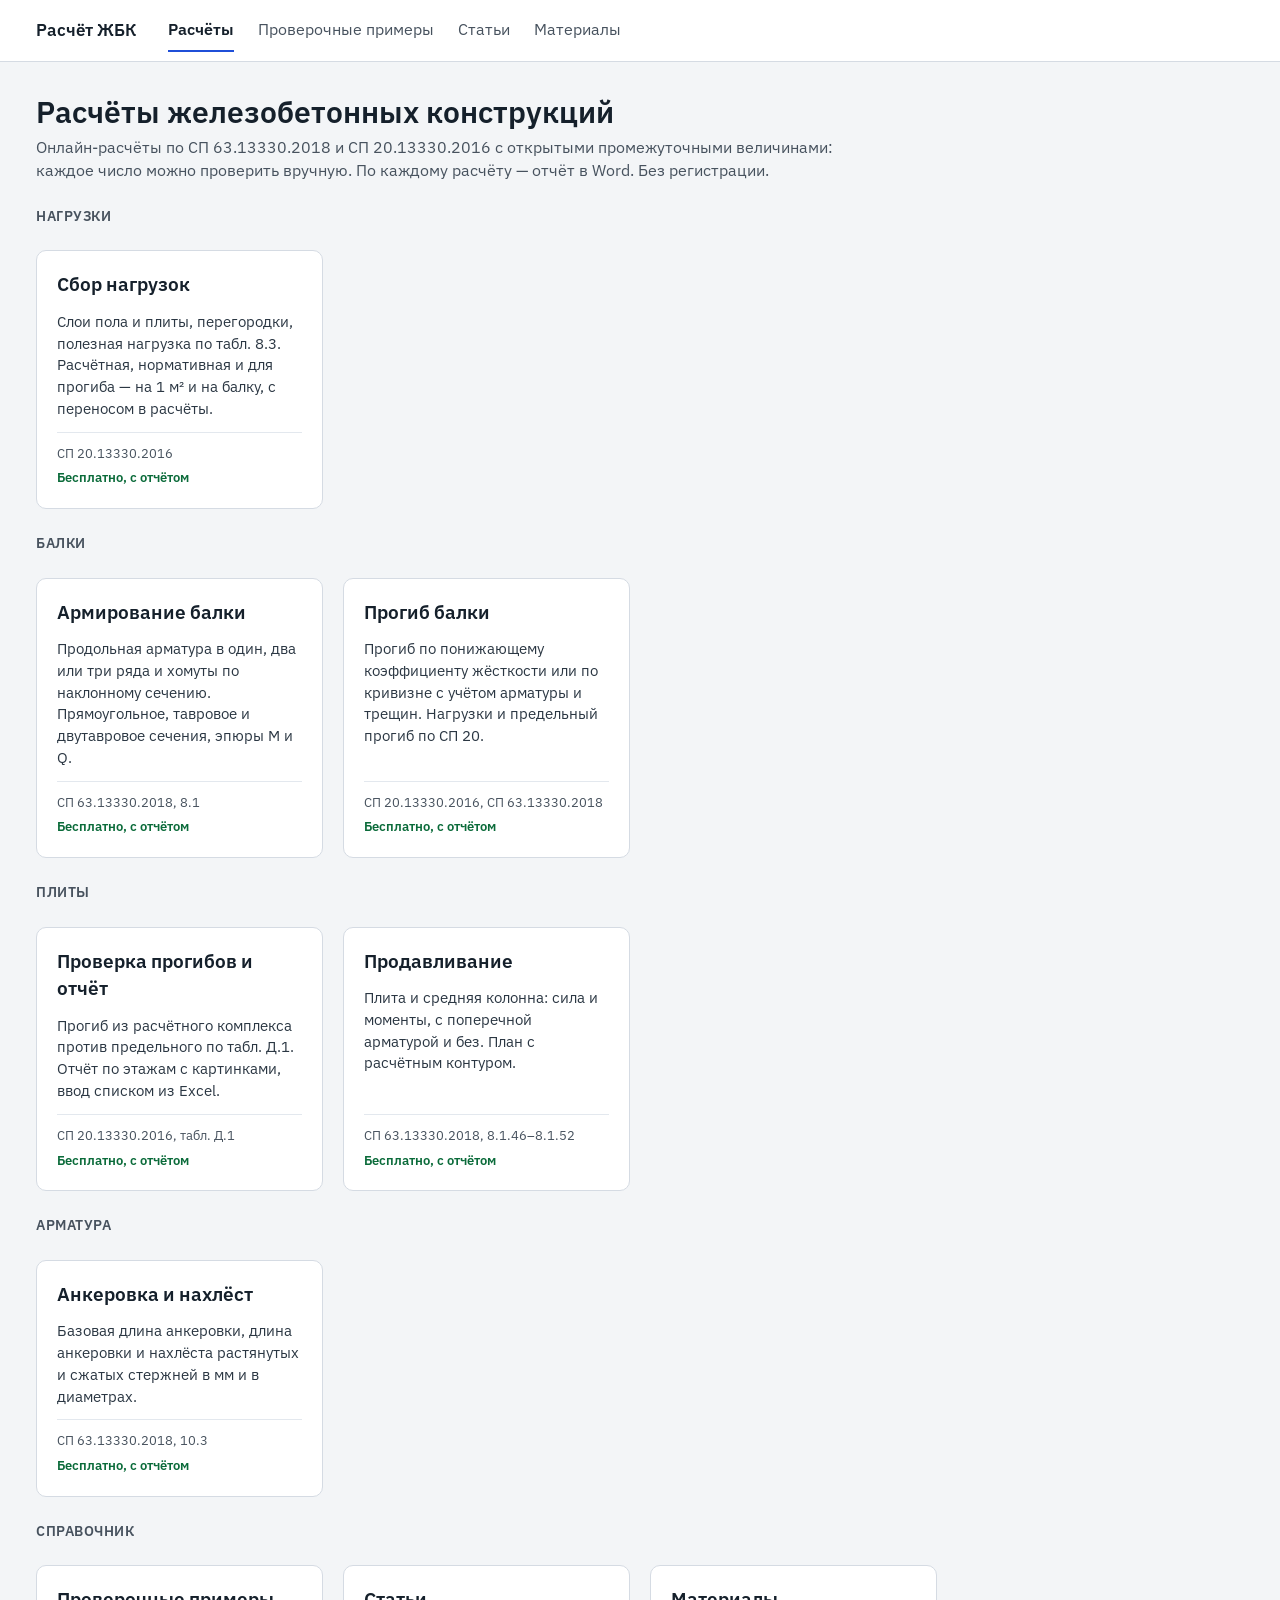
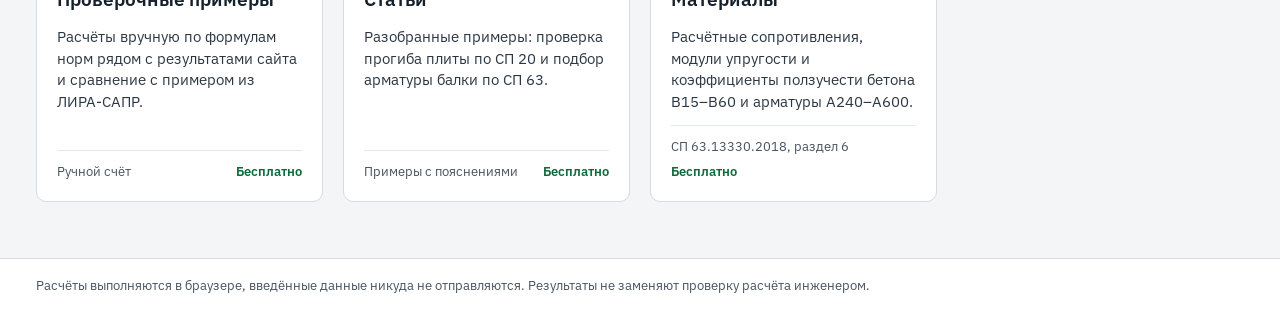
<file: index.html>
<!doctype html>
<html lang="ru">
<head>
<meta charset="utf-8">
<meta name="viewport" content="width=device-width, initial-scale=1">
<title>Расчёт ЖБК: онлайн-расчёты железобетонных конструкций</title>
<meta name="description" content="Бесплатные онлайн-расчёты железобетонных конструкций по СП 63.13330.2018 и СП 20.13330.2016: сбор нагрузок, армирование и прогиб балки, продавливание, анкеровка, отчёты в Word.">
<link rel="preconnect" href="https://fonts.googleapis.com">
<link rel="stylesheet" href="https://fonts.googleapis.com/css2?family=IBM+Plex+Sans:wght@400;500;600&family=IBM+Plex+Mono:wght@400;500&display=swap">
<link rel="stylesheet" href="style.css?v=9">
</head>
<body data-page="index">

<header class="top">
  <div class="top-in">
    <a class="brand" href="index.html">Расчёт ЖБК</a>
    <nav class="nav" aria-label="Разделы">
      <a href="index.html" class="on" aria-current="page">Расчёты</a>
      <a href="primery.html">Проверочные примеры</a>
      <a href="stati.html">Статьи</a>
      <a href="materialy.html">Материалы</a>
    </nav>
  </div>
</header>

<main>
  <div class="head">
    <h1>Расчёты железобетонных конструкций</h1>
    <div class="sub">Онлайн-расчёты по СП 63.13330.2018 и СП 20.13330.2016 с открытыми промежуточными величинами: каждое число можно проверить вручную. По каждому расчёту — отчёт в Word. Без регистрации.</div>
  </div>

  <div class="sect-title">Нагрузки</div>
  <div class="catalog">
    <a class="tile" href="sbor-nagruzok.html">
      <h3>Сбор нагрузок</h3>
      <p>Слои пола и плиты, перегородки, полезная нагрузка по табл. 8.3. Расчётная, нормативная и для прогиба — на 1 м² и на балку, с переносом в расчёты.</p>
      <div class="meta"><span>СП 20.13330.2016</span><span class="tag">Бесплатно, с отчётом</span></div>
    </a>
  </div>

  <div class="sect-title">Балки</div>
  <div class="catalog">
    <a class="tile" href="armirovanie-balki.html">
      <h3>Армирование балки</h3>
      <p>Продольная арматура в один, два или три ряда и хомуты по наклонному сечению. Прямоугольное, тавровое и двутавровое сечения, эпюры M и Q.</p>
      <div class="meta"><span>СП 63.13330.2018, 8.1</span><span class="tag">Бесплатно, с отчётом</span></div>
    </a>
    <a class="tile" href="progib-balki.html">
      <h3>Прогиб балки</h3>
      <p>Прогиб по понижающему коэффициенту жёсткости или по кривизне с учётом арматуры и трещин. Нагрузки и предельный прогиб по СП 20.</p>
      <div class="meta"><span>СП 20.13330.2016, СП 63.13330.2018</span><span class="tag">Бесплатно, с отчётом</span></div>
    </a>
  </div>

  <div class="sect-title">Плиты</div>
  <div class="catalog">
    <a class="tile" href="proverka-progiba.html">
      <h3>Проверка прогибов и отчёт</h3>
      <p>Прогиб из расчётного комплекса против предельного по табл. Д.1. Отчёт по этажам с картинками, ввод списком из Excel.</p>
      <div class="meta"><span>СП 20.13330.2016, табл. Д.1</span><span class="tag">Бесплатно, с отчётом</span></div>
    </a>
    <a class="tile" href="prodavlivanie.html">
      <h3>Продавливание</h3>
      <p>Плита и средняя колонна: сила и моменты, с поперечной арматурой и без. План с расчётным контуром.</p>
      <div class="meta"><span>СП 63.13330.2018, 8.1.46–8.1.52</span><span class="tag">Бесплатно, с отчётом</span></div>
    </a>
  </div>

  <div class="sect-title">Арматура</div>
  <div class="catalog">
    <a class="tile" href="ankerovka.html">
      <h3>Анкеровка и нахлёст</h3>
      <p>Базовая длина анкеровки, длина анкеровки и нахлёста растянутых и сжатых стержней в мм и в диаметрах.</p>
      <div class="meta"><span>СП 63.13330.2018, 10.3</span><span class="tag">Бесплатно, с отчётом</span></div>
    </a>
  </div>

  <div class="sect-title">Справочник</div>
  <div class="catalog">
    <a class="tile" href="primery.html">
      <h3>Проверочные примеры</h3>
      <p>Расчёты вручную по формулам норм рядом с результатами сайта и сравнение с примером из ЛИРА-САПР.</p>
      <div class="meta"><span>Ручной счёт</span><span class="tag">Бесплатно</span></div>
    </a>
    <a class="tile" href="stati.html">
      <h3>Статьи</h3>
      <p>Разобранные примеры: проверка прогиба плиты по СП 20 и подбор арматуры балки по СП 63.</p>
      <div class="meta"><span>Примеры с пояснениями</span><span class="tag">Бесплатно</span></div>
    </a>
    <a class="tile" href="materialy.html">
      <h3>Материалы</h3>
      <p>Расчётные сопротивления, модули упругости и коэффициенты ползучести бетона B15–B60 и арматуры A240–A600.</p>
      <div class="meta"><span>СП 63.13330.2018, раздел 6</span><span class="tag">Бесплатно</span></div>
    </a>
  </div>
</main>

<footer class="foot"><div class="foot-in">Расчёты выполняются в браузере, введённые данные никуда не отправляются. Результаты не заменяют проверку расчёта инженером.</div></footer>
<script src="docx.js?v=9"></script>
<script src="pdf.js?v=9"></script>
<script src="app.js?v=9"></script>
</body>
</html>
</file>
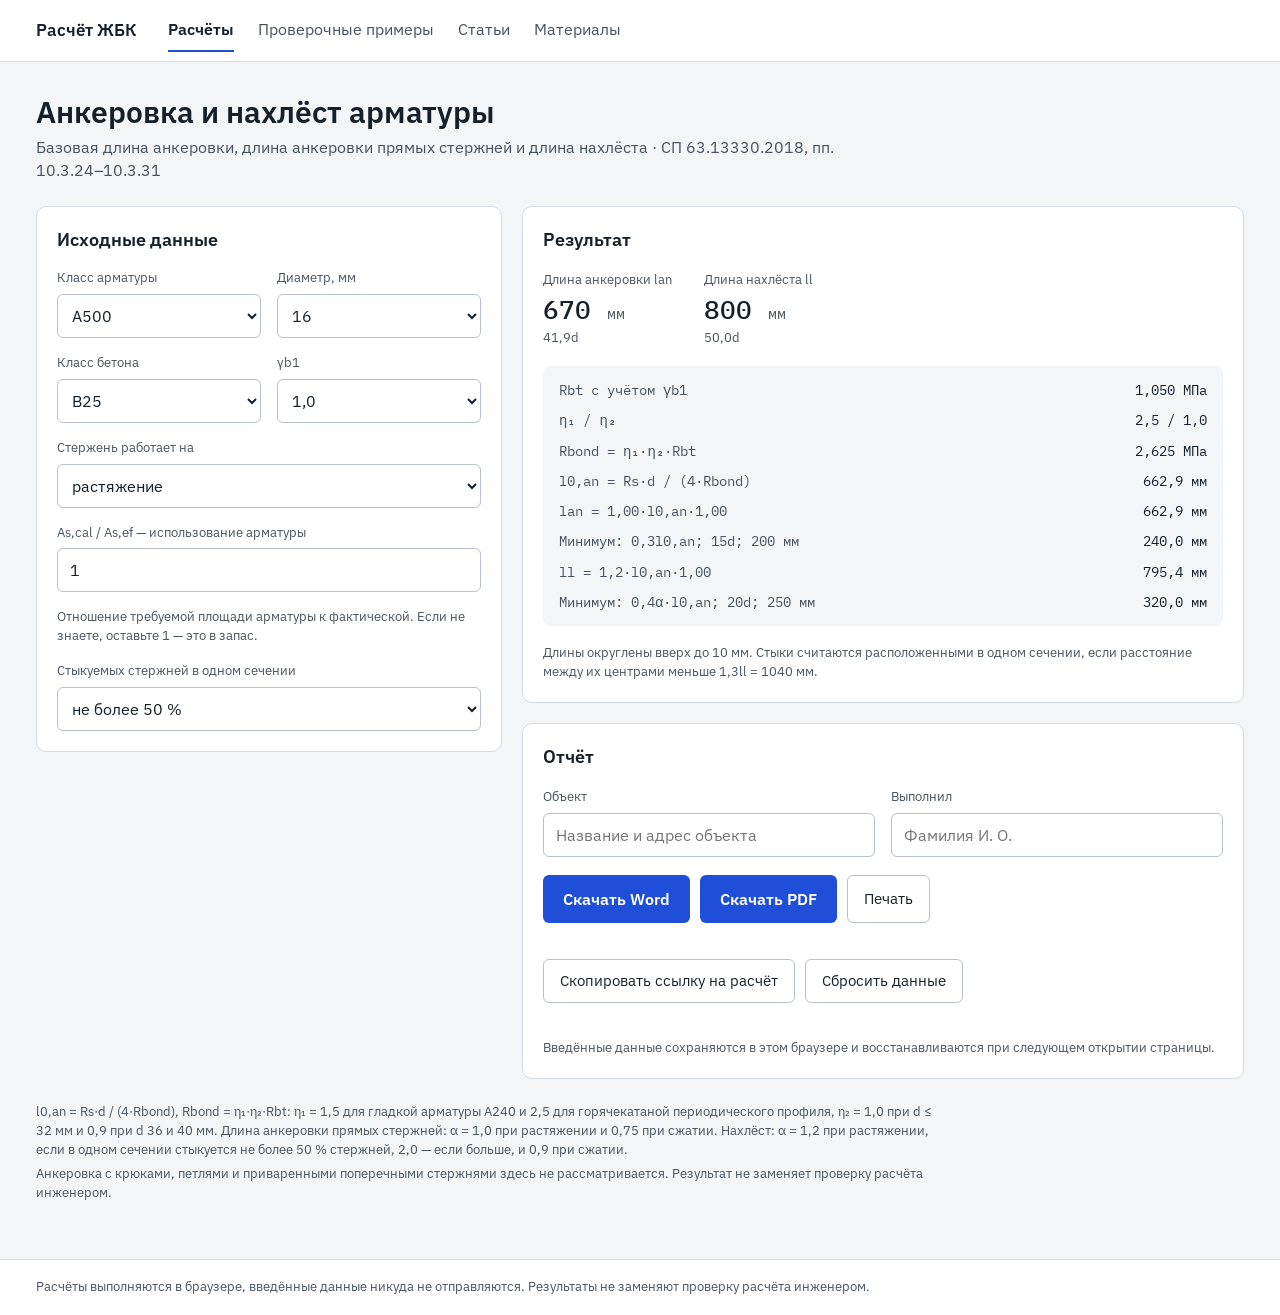
<file: ankerovka.html>
<!doctype html>
<html lang="ru">
<head>
<meta charset="utf-8">
<meta name="viewport" content="width=device-width, initial-scale=1">
<title>Анкеровка и нахлёст арматуры онлайн по СП 63.13330.2018</title>
<meta name="description" content="Расчёт длины анкеровки и длины нахлёста арматуры по СП 63.13330.2018 с отчётом.">
<link rel="preconnect" href="https://fonts.googleapis.com">
<link rel="stylesheet" href="https://fonts.googleapis.com/css2?family=IBM+Plex+Sans:wght@400;500;600&family=IBM+Plex+Mono:wght@400;500&display=swap">
<link rel="stylesheet" href="style.css?v=9">
</head>
<body data-page="anchor">

<header class="top">
  <div class="top-in">
    <a class="brand" href="index.html">Расчёт ЖБК</a>
    <nav class="nav" aria-label="Разделы">
      <a href="index.html" class="on" aria-current="page">Расчёты</a>
      <a href="primery.html">Проверочные примеры</a>
      <a href="stati.html">Статьи</a>
      <a href="materialy.html">Материалы</a>
    </nav>
  </div>
</header>

<main>
  <div class="head">
    <h1>Анкеровка и нахлёст арматуры</h1>
    <div class="sub">Базовая длина анкеровки, длина анкеровки прямых стержней и длина нахлёста · СП 63.13330.2018, пп. 10.3.24–10.3.31</div>
  </div>

  <div class="layout">
    <form class="card form" id="form" aria-label="Исходные данные" onsubmit="return false">
      <h2>Исходные данные</h2>
      <div class="two">
        <div class="fld"><label for="steel">Класс арматуры</label><select id="steel"><option value="A240">A240</option><option value="A400">A400</option><option value="A500" selected>A500</option><option value="A600">A600</option></select></div>
        <div class="fld"><label for="d">Диаметр, мм</label><select id="d"><option value="6">6</option><option value="8">8</option><option value="10">10</option><option value="12">12</option><option value="14">14</option><option value="16" selected>16</option><option value="18">18</option><option value="20">20</option><option value="22">22</option><option value="25">25</option><option value="28">28</option><option value="32">32</option><option value="36">36</option><option value="40">40</option></select></div>
      </div>
      <div class="two">
        <div class="fld"><label for="concrete">Класс бетона</label><select id="concrete"><option value="B15">B15</option><option value="B20">B20</option><option value="B25" selected>B25</option><option value="B30">B30</option><option value="B35">B35</option><option value="B40">B40</option><option value="B45">B45</option><option value="B50">B50</option><option value="B55">B55</option><option value="B60">B60</option></select></div>
        <div class="fld"><label for="gb1">γb1</label><select id="gb1"><option value="1.0" selected>1,0</option><option value="0.9">0,9</option></select></div>
      </div>
      <div class="fld"><label for="state">Стержень работает на</label><select id="state"><option value="tens" selected>растяжение</option><option value="comp">сжатие</option></select></div>
      <div class="fld"><label for="ratio">As,cal / As,ef — использование арматуры</label><input id="ratio" type="number" inputmode="decimal" min="0.1" max="1" step="0.05" value="1"></div>
      <div class="hint">Отношение требуемой площади арматуры к фактической. Если не знаете, оставьте 1 — это в запас.</div>
      <div class="fld"><label for="share">Стыкуемых стержней в одном сечении</label><select id="share"><option value="50" selected>не более 50 %</option><option value="100">более 50 %</option></select></div>
    </form>

    <div class="col">
      <section class="card" aria-label="Результат">
        <h2>Результат</h2>
        <div class="stack" style="gap: 18px" id="out-result"></div>
      </section>
      <section class="card" aria-label="Отчёт и ссылка на расчёт">
        <h2>Отчёт</h2>
        <div class="two">
          <div class="fld"><label for="rep-object">Объект</label><input id="rep-object" type="text" placeholder="Название и адрес объекта"></div>
          <div class="fld"><label for="rep-author">Выполнил</label><input id="rep-author" type="text" placeholder="Фамилия И. О."></div>
        </div>
        <div class="actions">
          <button type="button" class="btn" id="rep-docx">Скачать Word</button>
          <button type="button" class="btn" id="rep-pdf">Скачать PDF</button>
          <button type="button" class="btn-sec" id="rep-print">Печать</button>
        </div>
        <div class="hint" id="rep-msg" role="status"></div>
        <div class="actions">
          <button type="button" class="btn-sec" id="share">Скопировать ссылку на расчёт</button>
          <button type="button" class="btn-sec" id="reset">Сбросить данные</button>
        </div>
        <div class="hint" id="share-msg" role="status"></div>
        <div class="hint">Введённые данные сохраняются в этом браузере и восстанавливаются при следующем открытии страницы.</div>
      </section>
    </div>
  </div>

  <div class="notes">
    <div>l0,an = Rs·d / (4·Rbond), Rbond = η₁·η₂·Rbt: η₁ = 1,5 для гладкой арматуры A240 и 2,5 для горячекатаной периодического профиля, η₂ = 1,0 при d ≤ 32 мм и 0,9 при d 36 и 40 мм. Длина анкеровки прямых стержней: α = 1,0 при растяжении и 0,75 при сжатии. Нахлёст: α = 1,2 при растяжении, если в одном сечении стыкуется не более 50 % стержней, 2,0 — если больше, и 0,9 при сжатии.</div>
    <div>Анкеровка с крюками, петлями и приваренными поперечными стержнями здесь не рассматривается. Результат не заменяет проверку расчёта инженером.</div>
  </div>
</main>
<div class="paper" id="rep-preview" hidden></div>

<footer class="foot"><div class="foot-in">Расчёты выполняются в браузере, введённые данные никуда не отправляются. Результаты не заменяют проверку расчёта инженером.</div></footer>
<script src="docx.js?v=9"></script>
<script src="pdf.js?v=9"></script>
<script src="app.js?v=9"></script>
<script src="calc2.js?v=9"></script>
</body>
</html>
</file>
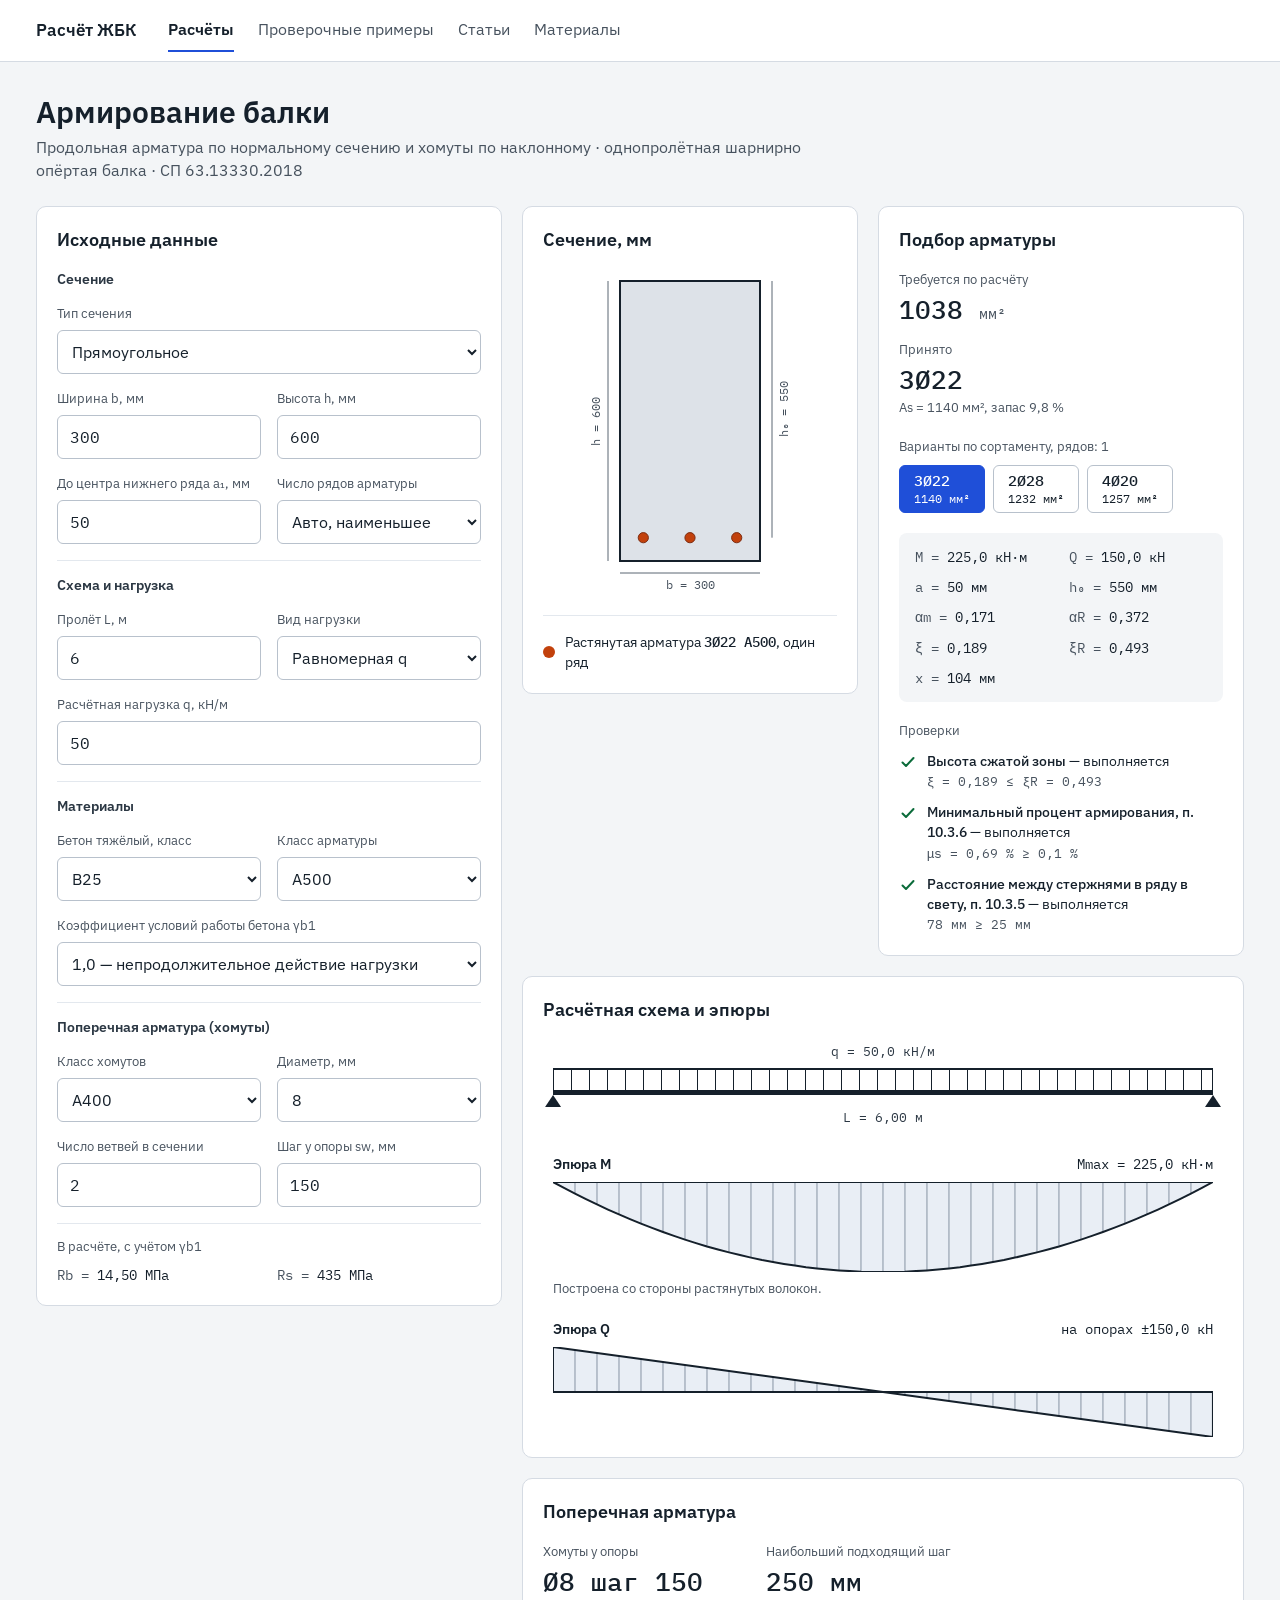
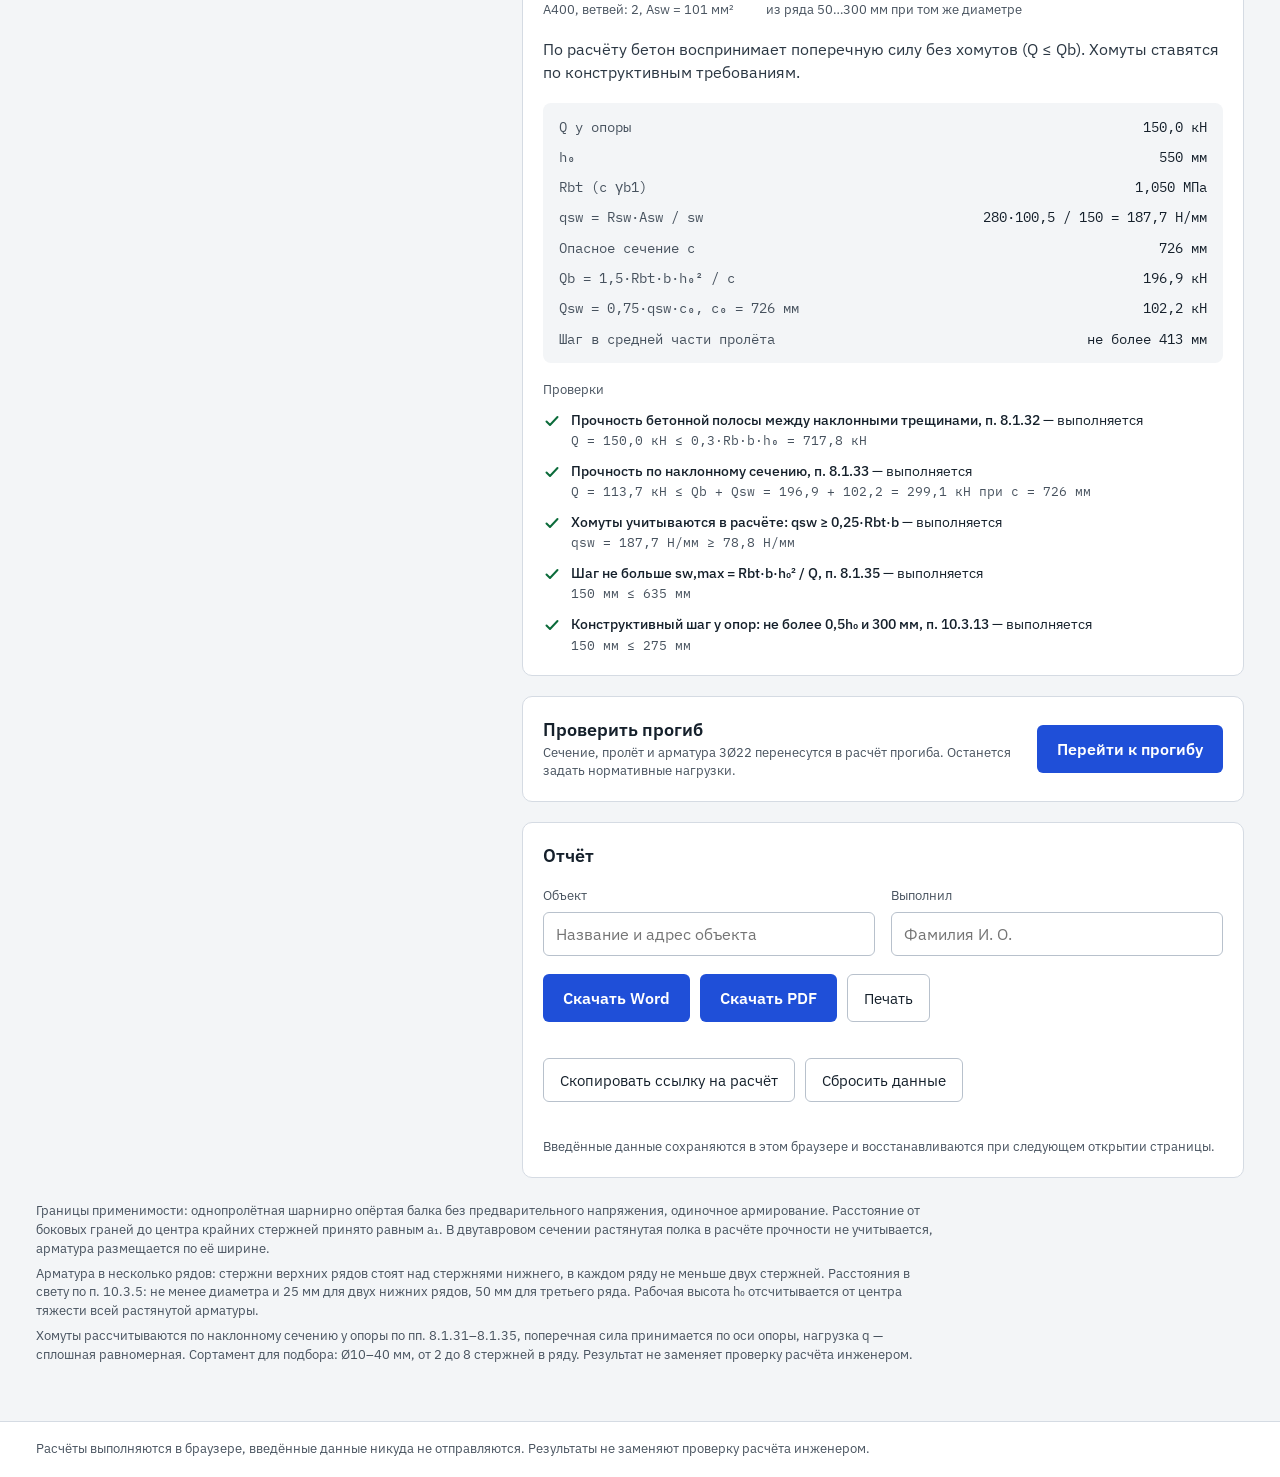
<file: armirovanie-balki.html>
<!doctype html>
<html lang="ru">
<head>
<meta charset="utf-8">
<meta name="viewport" content="width=device-width, initial-scale=1">
<title>Армирование балки: подбор продольной арматуры онлайн</title>
<meta name="description" content="Подбор продольной арматуры железобетонной балки по СП 63.13330.2018: прямоугольное, тавровое и двутавровое сечения, эпюры M и Q.">
<link rel="preconnect" href="https://fonts.googleapis.com">
<link rel="stylesheet" href="https://fonts.googleapis.com/css2?family=IBM+Plex+Sans:wght@400;500;600&family=IBM+Plex+Mono:wght@400;500&display=swap">
<link rel="stylesheet" href="style.css?v=9">
</head>
<body data-page="reinf">

<header class="top">
  <div class="top-in">
    <a class="brand" href="index.html">Расчёт ЖБК</a>
    <nav class="nav" aria-label="Разделы">
      <a href="index.html" class="on" aria-current="page">Расчёты</a>
      <a href="primery.html">Проверочные примеры</a>
      <a href="stati.html">Статьи</a>
      <a href="materialy.html">Материалы</a>
    </nav>
  </div>
</header>

<main>
  <div class="head">
    <h1>Армирование балки</h1>
    <div class="sub">Продольная арматура по нормальному сечению и хомуты по наклонному · однопролётная шарнирно опёртая балка · СП 63.13330.2018</div>
  </div>

  <div class="layout">
    <form class="card form" id="form" aria-label="Исходные данные" onsubmit="return false">
      <h2>Исходные данные</h2>
      <div class="grp">Сечение</div>
      <div class="fld">
        <label for="shape">Тип сечения</label>
        <select id="shape">
          <option value="rect">Прямоугольное</option>
          <option value="tee">Тавровое, полка в сжатой зоне</option>
          <option value="ibeam">Двутавровое</option>
        </select>
      </div>
      <div class="two">
        <div class="fld"><label for="b" id="lbl-b">Ширина b, мм</label><input id="b" type="number" inputmode="decimal" min="0" value="300"></div>
        <div class="fld"><label for="h">Высота h, мм</label><input id="h" type="number" inputmode="decimal" min="0" value="600"></div>
      </div>
      <div class="stack" id="grp-top" hidden>
        <div class="two">
          <div class="fld"><label for="bfc">Сжатая полка b′f, мм</label><input id="bfc" type="number" inputmode="decimal" min="0" value="900"></div>
          <div class="fld"><label for="hfc">Толщина полки h′f, мм</label><input id="hfc" type="number" inputmode="decimal" min="0" value="100"></div>
        </div>
        <div class="hint">b′f — расчётная ширина полки с учётом ограничений свесов по п. 8.1.11.</div>
      </div>
      <div class="two" id="grp-bot" hidden>
        <div class="fld"><label for="bft">Растянутая полка bf, мм</label><input id="bft" type="number" inputmode="decimal" min="0" value="500"></div>
        <div class="fld"><label for="hft">Толщина полки hf, мм</label><input id="hft" type="number" inputmode="decimal" min="0" value="120"></div>
      </div>
      <div class="two">
        <div class="fld"><label for="a">До центра нижнего ряда a₁, мм</label><input id="a" type="number" inputmode="decimal" min="0" value="50"></div>
        <div class="fld">
          <label for="rows">Число рядов арматуры</label>
          <select id="rows">
            <option value="auto">Авто, наименьшее</option>
            <option value="1">1</option>
            <option value="2">2</option>
            <option value="3">3</option>
          </select>
        </div>
      </div>

      <div class="grp sep">Схема и нагрузка</div>
      <div class="two">
        <div class="fld"><label for="L">Пролёт L, м</label><input id="L" type="number" inputmode="decimal" min="0" step="0.1" value="6"></div>
        <div class="fld">
          <label for="loadType">Вид нагрузки</label>
          <select id="loadType">
            <option value="q">Равномерная q</option>
            <option value="p">Сила P в середине</option>
          </select>
        </div>
      </div>
      <div class="fld"><label for="q" id="lbl-q">Расчётная нагрузка q, кН/м</label><input id="q" type="number" inputmode="decimal" min="0" value="50"></div>

      <div class="grp sep">Материалы</div>
      <div class="two">
        <div class="fld">
          <label for="concrete">Бетон тяжёлый, класс</label>
          <select id="concrete">
            <option>B15</option><option>B20</option><option selected>B25</option><option>B30</option><option>B35</option>
            <option>B40</option><option>B45</option><option>B50</option><option>B55</option><option>B60</option>
          </select>
        </div>
        <div class="fld">
          <label for="steel">Класс арматуры</label>
          <select id="steel">
            <option>A240</option><option>A400</option><option selected>A500</option><option>A600</option>
          </select>
        </div>
      </div>
      <div class="fld">
        <label for="gb1">Коэффициент условий работы бетона γb1</label>
        <select id="gb1">
          <option value="1.0">1,0 — непродолжительное действие нагрузки</option>
          <option value="0.9">0,9 — продолжительное действие нагрузки</option>
        </select>
      </div>

      <div class="grp sep">Поперечная арматура (хомуты)</div>
      <div class="two">
        <div class="fld"><label for="swClass">Класс хомутов</label><select id="swClass"><option value="A240">A240</option><option value="A400" selected>A400</option><option value="A500">A500</option></select></div>
        <div class="fld"><label for="dsw">Диаметр, мм</label><select id="dsw"><option value="6">6</option><option value="8" selected>8</option><option value="10">10</option><option value="12">12</option><option value="14">14</option><option value="16">16</option></select></div>
      </div>
      <div class="two">
        <div class="fld"><label for="nsw">Число ветвей в сечении</label><input id="nsw" type="number" inputmode="numeric" min="1" step="1" value="2"></div>
        <div class="fld"><label for="sw">Шаг у опоры sw, мм</label><input id="sw" type="number" inputmode="numeric" min="10" step="5" value="150"></div>
      </div>
      <div class="used">
        <div class="cap">В расчёте, с учётом γb1</div>
        <div class="kv2" id="mat-used"></div>
      </div>
    </form>

    <div class="col">
      <div class="row">
        <section class="card f1" aria-label="Сечение">
          <h2>Сечение, мм</h2>
          <div id="out-section"></div>
        </section>
        <section class="card f13" aria-label="Подбор арматуры">
          <h2>Подбор арматуры</h2>
          <div class="stack" style="gap: 20px" id="out-result"></div>
        </section>
      </div>
      <section class="card" aria-label="Эпюры">
        <h2>Расчётная схема и эпюры</h2>
        <div id="out-diag"></div>
      </section>
      <section class="card" aria-label="Поперечная арматура">
        <h2>Поперечная арматура</h2>
        <div class="stack" style="gap: 18px" id="out-shear"></div>
      </section>
      <div id="out-next"></div>
      <section class="card" aria-label="Отчёт и ссылка на расчёт">
        <h2>Отчёт</h2>
        <div class="two">
          <div class="fld"><label for="rep-object">Объект</label><input id="rep-object" type="text" placeholder="Название и адрес объекта"></div>
          <div class="fld"><label for="rep-author">Выполнил</label><input id="rep-author" type="text" placeholder="Фамилия И. О."></div>
        </div>
        <div class="actions">
          <button type="button" class="btn" id="rep-docx">Скачать Word</button>
          <button type="button" class="btn" id="rep-pdf">Скачать PDF</button>
          <button type="button" class="btn-sec" id="rep-print">Печать</button>
        </div>
        <div class="hint" id="rep-msg" role="status"></div>
        <div class="actions">
          <button type="button" class="btn-sec" id="share">Скопировать ссылку на расчёт</button>
          <button type="button" class="btn-sec" id="reset">Сбросить данные</button>
        </div>
        <div class="hint" id="share-msg" role="status"></div>
        <div class="hint">Введённые данные сохраняются в этом браузере и восстанавливаются при следующем открытии страницы.</div>
      </section>

    </div>
  </div>

  <div class="notes">
    <div>Границы применимости: однопролётная шарнирно опёртая балка без предварительного напряжения, одиночное армирование. Расстояние от боковых граней до центра крайних стержней принято равным a₁. В двутавровом сечении растянутая полка в расчёте прочности не учитывается, арматура размещается по её ширине.</div>
    <div>Арматура в несколько рядов: стержни верхних рядов стоят над стержнями нижнего, в каждом ряду не меньше двух стержней. Расстояния в свету по п. 10.3.5: не менее диаметра и 25 мм для двух нижних рядов, 50 мм для третьего ряда. Рабочая высота h₀ отсчитывается от центра тяжести всей растянутой арматуры.</div>
    <div>Хомуты рассчитываются по наклонному сечению у опоры по пп. 8.1.31–8.1.35, поперечная сила принимается по оси опоры, нагрузка q — сплошная равномерная. Сортамент для подбора: Ø10–40 мм, от 2 до 8 стержней в ряду. Результат не заменяет проверку расчёта инженером.</div>
  </div>
</main>
<div class="paper" id="rep-preview" hidden></div>

<footer class="foot"><div class="foot-in">Расчёты выполняются в браузере, введённые данные никуда не отправляются. Результаты не заменяют проверку расчёта инженером.</div></footer>
<script src="docx.js?v=9"></script>
<script src="pdf.js?v=9"></script>
<script src="app.js?v=9"></script>
</body>
</html>
</file>
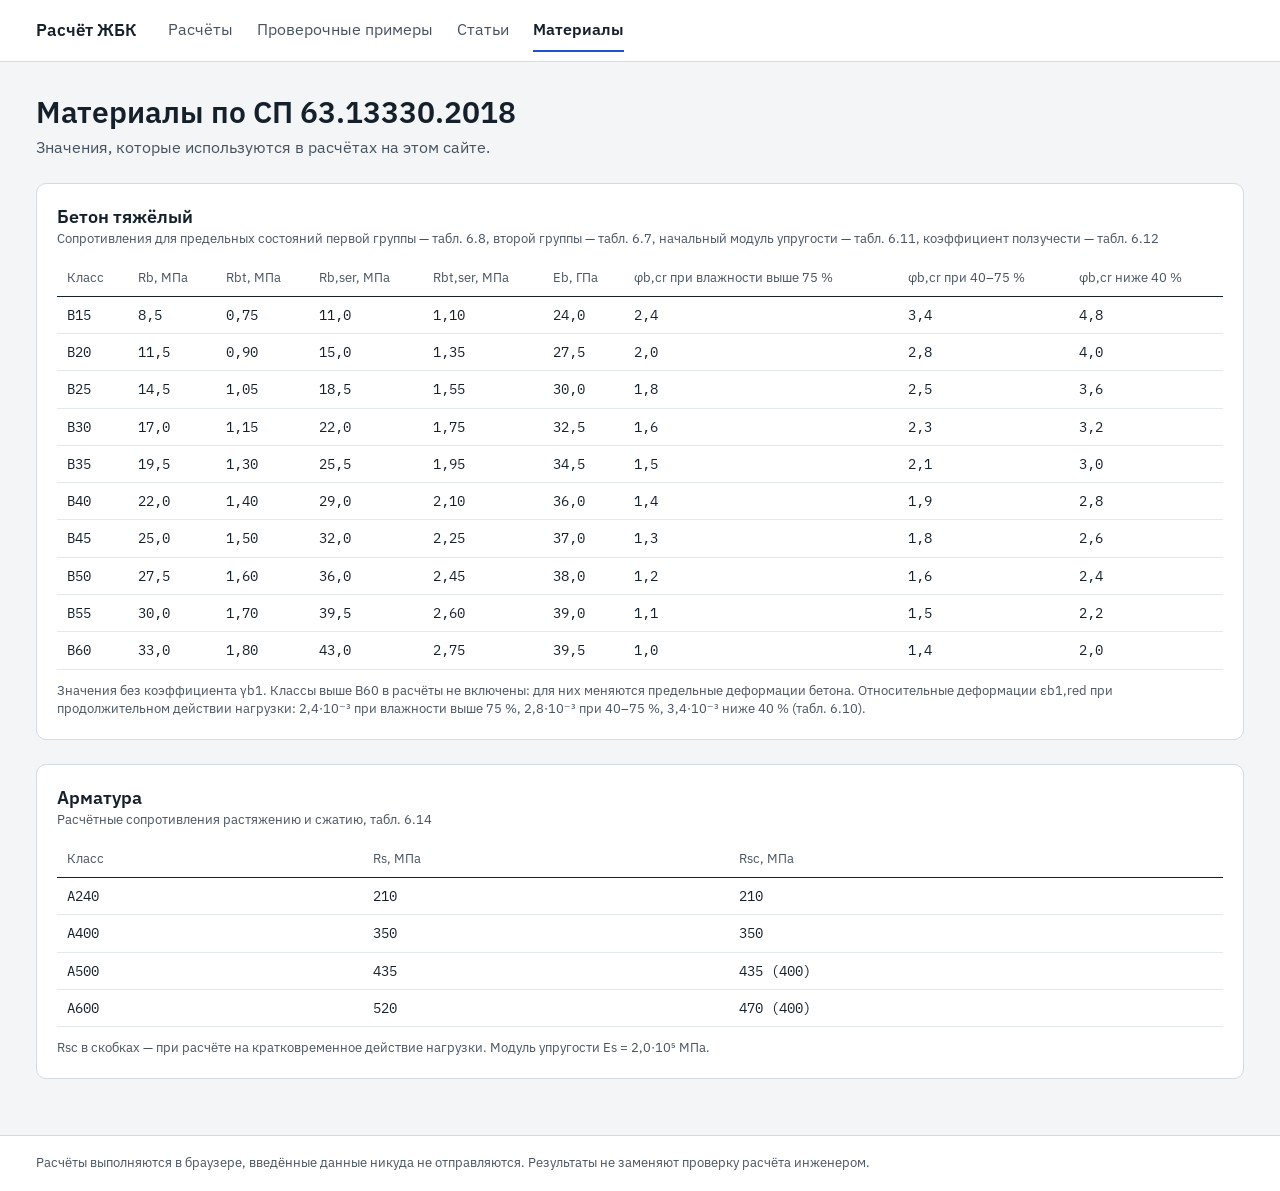
<file: materialy.html>
<!doctype html>
<html lang="ru">
<head>
<meta charset="utf-8">
<meta name="viewport" content="width=device-width, initial-scale=1">
<title>Материалы: бетон и арматура по СП 63.13330.2018</title>
<meta name="description" content="Расчётные сопротивления и модули упругости тяжёлого бетона и арматуры по СП 63.13330.2018.">
<link rel="preconnect" href="https://fonts.googleapis.com">
<link rel="stylesheet" href="https://fonts.googleapis.com/css2?family=IBM+Plex+Sans:wght@400;500;600&family=IBM+Plex+Mono:wght@400;500&display=swap">
<link rel="stylesheet" href="style.css?v=9">
</head>
<body data-page="materials">

<header class="top">
  <div class="top-in">
    <a class="brand" href="index.html">Расчёт ЖБК</a>
    <nav class="nav" aria-label="Разделы">
      <a href="index.html">Расчёты</a>
      <a href="primery.html">Проверочные примеры</a>
      <a href="stati.html">Статьи</a>
      <a href="materialy.html" class="on" aria-current="page">Материалы</a>
    </nav>
  </div>
</header>

<main>
  <div class="head">
    <h1>Материалы по СП 63.13330.2018</h1>
    <div class="sub">Значения, которые используются в расчётах на этом сайте.</div>
  </div>

  <section class="card" aria-label="Бетон" style="gap: 12px">
    <div>
      <h2>Бетон тяжёлый</h2>
      <div class="cap">Сопротивления для предельных состояний первой группы — табл. 6.8, второй группы — табл. 6.7, начальный модуль упругости — табл. 6.11, коэффициент ползучести — табл. 6.12</div>
    </div>
    <div class="scroll">
      <table>
        <thead><tr><th>Класс</th><th>Rb, МПа</th><th>Rbt, МПа</th><th>Rb,ser, МПа</th><th>Rbt,ser, МПа</th><th>Eb, ГПа</th><th>φb,cr при влажности выше 75 %</th><th>φb,cr при 40–75 %</th><th>φb,cr ниже 40 %</th></tr></thead>
        <tbody id="tbl-conc"></tbody>
      </table>
    </div>
    <div class="hint">Значения без коэффициента γb1. Классы выше B60 в расчёты не включены: для них меняются предельные деформации бетона. Относительные деформации εb1,red при продолжительном действии нагрузки: 2,4·10⁻³ при влажности выше 75 %, 2,8·10⁻³ при 40–75 %, 3,4·10⁻³ ниже 40 % (табл. 6.10).</div>
  </section>

  <section class="card" aria-label="Арматура" style="gap: 12px">
    <div>
      <h2>Арматура</h2>
      <div class="cap">Расчётные сопротивления растяжению и сжатию, табл. 6.14</div>
    </div>
    <div class="scroll">
      <table>
        <thead><tr><th>Класс</th><th>Rs, МПа</th><th>Rsc, МПа</th></tr></thead>
        <tbody id="tbl-steel"></tbody>
      </table>
    </div>
    <div class="hint">Rsc в скобках — при расчёте на кратковременное действие нагрузки. Модуль упругости Es = 2,0·10⁵ МПа.</div>
  </section>
</main>

<footer class="foot"><div class="foot-in">Расчёты выполняются в браузере, введённые данные никуда не отправляются. Результаты не заменяют проверку расчёта инженером.</div></footer>
<script src="docx.js?v=9"></script>
<script src="pdf.js?v=9"></script>
<script src="app.js?v=9"></script>
</body>
</html>
</file>
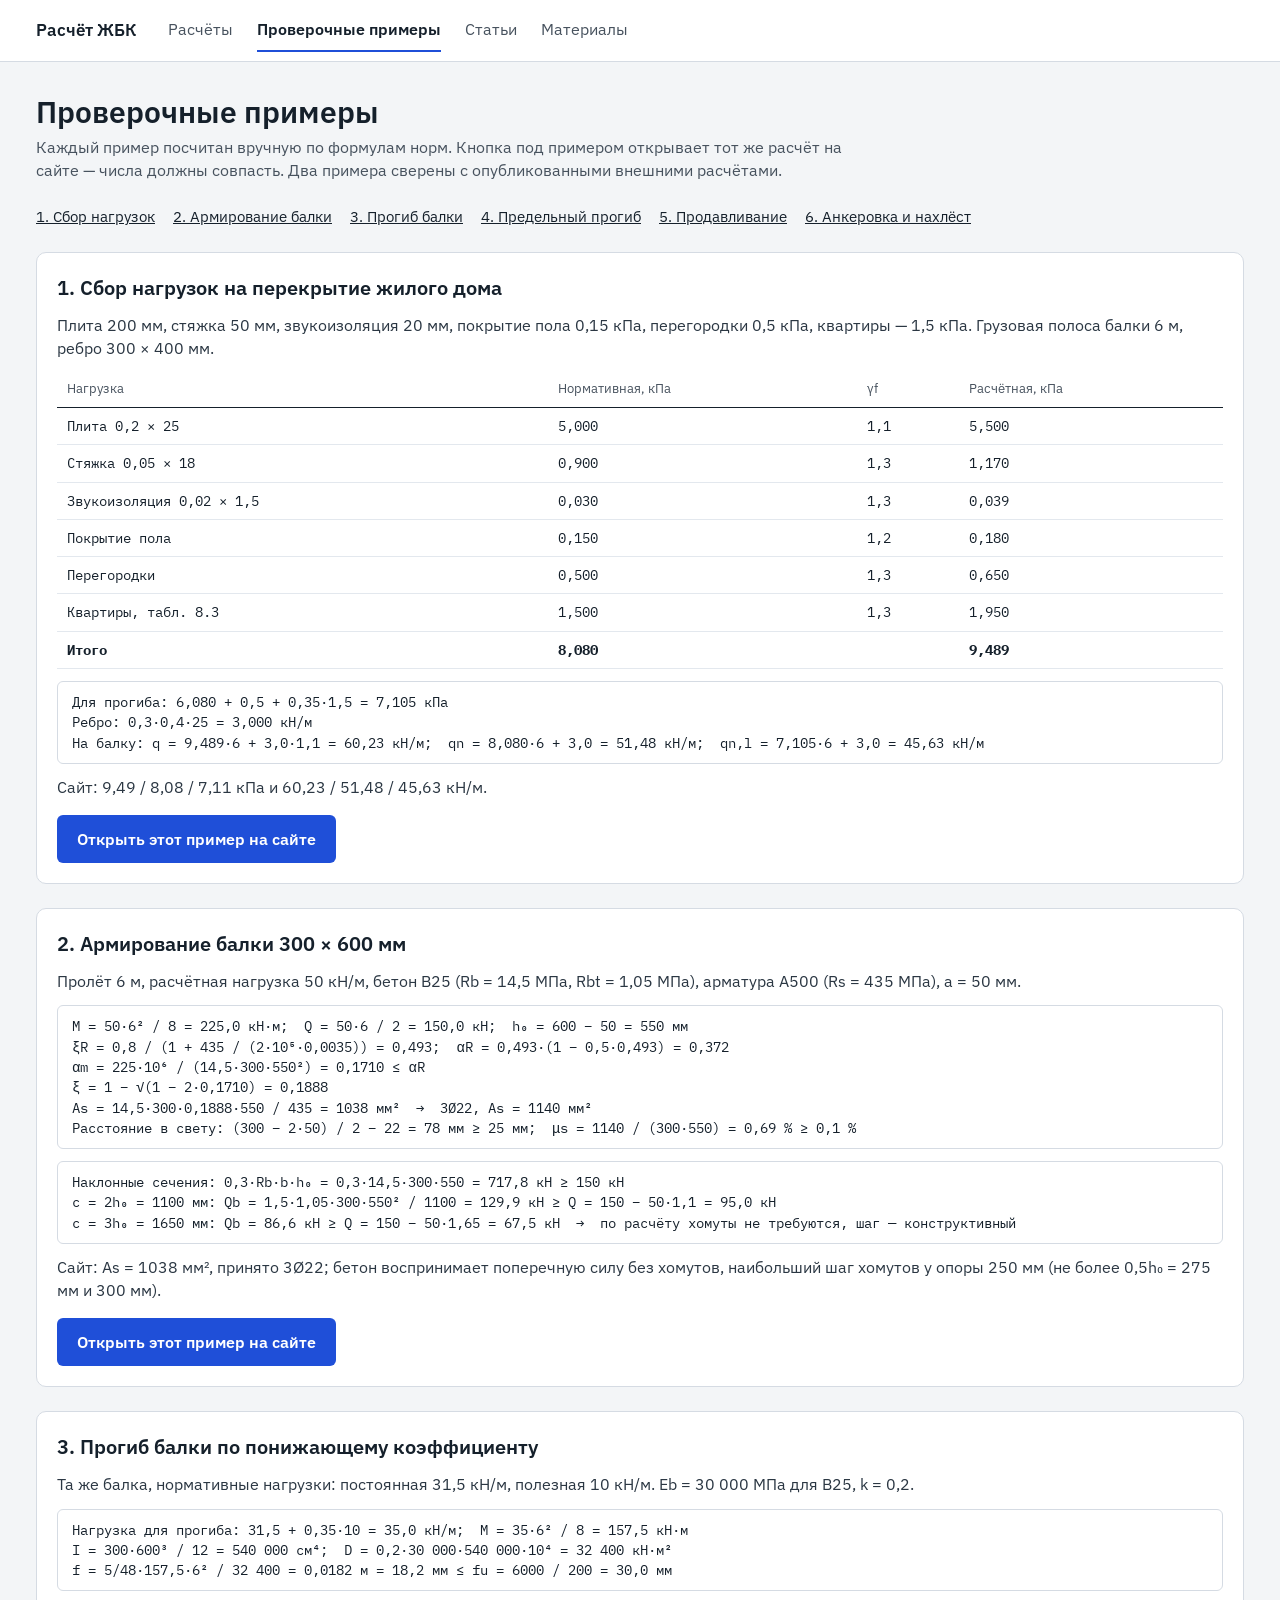
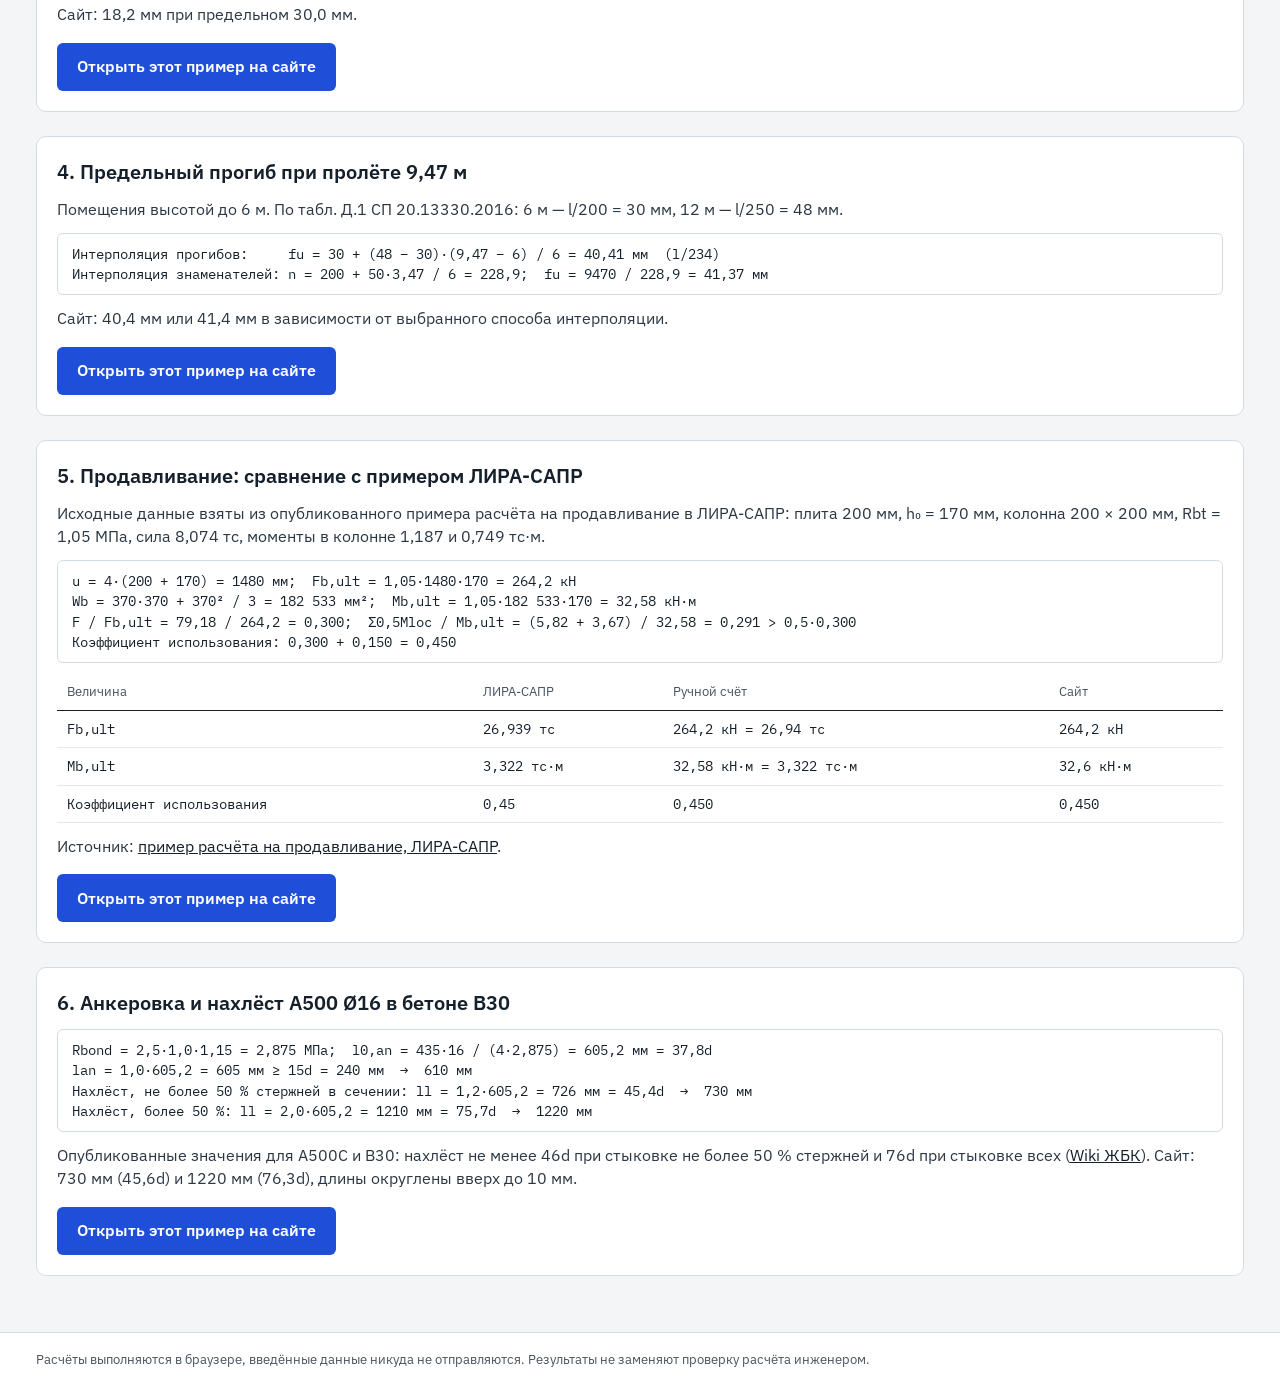
<file: primery.html>
<!doctype html>
<html lang="ru">
<head>
<meta charset="utf-8">
<meta name="viewport" content="width=device-width, initial-scale=1">
<title>Проверочные примеры: расчёты вручную и результаты сайта</title>
<meta name="description" content="Проверочные примеры к онлайн-расчётам: сбор нагрузок, армирование и прогиб балки, предельный прогиб, продавливание, анкеровка. Ручной счёт по формулам и сравнение с ЛИРА-САПР.">
<link rel="preconnect" href="https://fonts.googleapis.com">
<link rel="stylesheet" href="https://fonts.googleapis.com/css2?family=IBM+Plex+Sans:wght@400;500;600&family=IBM+Plex+Mono:wght@400;500&display=swap">
<link rel="stylesheet" href="style.css?v=9">
</head>
<body data-page="examples">

<header class="top">
  <div class="top-in">
    <a class="brand" href="index.html">Расчёт ЖБК</a>
    <nav class="nav" aria-label="Разделы">
      <a href="index.html">Расчёты</a>
      <a href="primery.html" class="on" aria-current="page">Проверочные примеры</a>
      <a href="stati.html">Статьи</a>
      <a href="materialy.html">Материалы</a>
    </nav>
  </div>
</header>

<main>
  <div class="head">
    <h1>Проверочные примеры</h1>
    <div class="sub">Каждый пример посчитан вручную по формулам норм. Кнопка под примером открывает тот же расчёт на сайте — числа должны совпасть. Два примера сверены с опубликованными внешними расчётами.</div>
  </div>
  <nav class="toc" aria-label="Примеры">
    <a href="#loads">1. Сбор нагрузок</a><a href="#reinf">2. Армирование балки</a><a href="#defl">3. Прогиб балки</a>
    <a href="#limit">4. Предельный прогиб</a><a href="#punch">5. Продавливание</a><a href="#anchor">6. Анкеровка и нахлёст</a>
  </nav>
  <section class="ex" id="loads">
    <h2 style="font-size:20px; font-weight:600">1. Сбор нагрузок на перекрытие жилого дома</h2>
    <p style="color:var(--ink-2)">Плита 200 мм, стяжка 50 мм, звукоизоляция 20 мм, покрытие пола 0,15 кПа, перегородки 0,5 кПа, квартиры — 1,5 кПа. Грузовая полоса балки 6 м, ребро 300 × 400 мм.</p>
    <div class="scroll"><table class="cmp"><thead><tr><th>Нагрузка</th><th>Нормативная, кПа</th><th>γf</th><th>Расчётная, кПа</th></tr></thead><tbody><tr><td>Плита 0,2 × 25</td><td>5,000</td><td>1,1</td><td>5,500</td></tr><tr><td>Стяжка 0,05 × 18</td><td>0,900</td><td>1,3</td><td>1,170</td></tr><tr><td>Звукоизоляция 0,02 × 1,5</td><td>0,030</td><td>1,3</td><td>0,039</td></tr><tr><td>Покрытие пола</td><td>0,150</td><td>1,2</td><td>0,180</td></tr><tr><td>Перегородки</td><td>0,500</td><td>1,3</td><td>0,650</td></tr><tr><td>Квартиры, табл. 8.3</td><td>1,500</td><td>1,3</td><td>1,950</td></tr><tr><td><b>Итого</b></td><td><b>8,080</b></td><td></td><td><b>9,489</b></td></tr></tbody></table></div>
    <div class="formula">Для прогиба: 6,080 + 0,5 + 0,35·1,5 = 7,105 кПа
Ребро: 0,3·0,4·25 = 3,000 кН/м
На балку: q = 9,489·6 + 3,0·1,1 = 60,23 кН/м;  qn = 8,080·6 + 3,0 = 51,48 кН/м;  qn,l = 7,105·6 + 3,0 = 45,63 кН/м</div>
    <p style="color:var(--ink-2)">Сайт: 9,49 / 8,08 / 7,11 кПа и 60,23 / 51,48 / 45,63 кН/м.</p>

    <div class="actions"><a class="btn" href="sbor-nagruzok.html?data=%7B%22layers%22%3A%20%5B%7B%22name%22%3A%20%22%D0%9C%D0%BE%D0%BD%D0%BE%D0%BB%D0%B8%D1%82%D0%BD%D0%B0%D1%8F%20%D0%B6%D0%B5%D0%BB%D0%B5%D0%B7%D0%BE%D0%B1%D0%B5%D1%82%D0%BE%D0%BD%D0%BD%D0%B0%D1%8F%20%D0%BF%D0%BB%D0%B8%D1%82%D0%B0%22%2C%20%22t%22%3A%20%22200%22%2C%20%22w%22%3A%20%2225%22%2C%20%22direct%22%3A%20%22%22%2C%20%22gf%22%3A%20%221.1%22%7D%2C%20%7B%22name%22%3A%20%22%D0%A1%D1%82%D1%8F%D0%B6%D0%BA%D0%B0%20%D0%B8%D0%B7%20%D1%86%D0%B5%D0%BC%D0%B5%D0%BD%D1%82%D0%BD%D0%BE-%D0%BF%D0%B5%D1%81%D1%87%D0%B0%D0%BD%D0%BE%D0%B3%D0%BE%20%D1%80%D0%B0%D1%81%D1%82%D0%B2%D0%BE%D1%80%D0%B0%22%2C%20%22t%22%3A%20%2250%22%2C%20%22w%22%3A%20%2218%22%2C%20%22direct%22%3A%20%22%22%2C%20%22gf%22%3A%20%221.3%22%7D%2C%20%7B%22name%22%3A%20%22%D0%97%D0%B2%D1%83%D0%BA%D0%BE%D0%B8%D0%B7%D0%BE%D0%BB%D1%8F%D1%86%D0%B8%D1%8F%22%2C%20%22t%22%3A%20%2220%22%2C%20%22w%22%3A%20%221.5%22%2C%20%22direct%22%3A%20%22%22%2C%20%22gf%22%3A%20%221.3%22%7D%2C%20%7B%22name%22%3A%20%22%D0%9F%D0%BE%D0%BA%D1%80%D1%8B%D1%82%D0%B8%D0%B5%20%D0%BF%D0%BE%D0%BB%D0%B0%22%2C%20%22t%22%3A%20%22%22%2C%20%22w%22%3A%20%22%22%2C%20%22direct%22%3A%20%220.15%22%2C%20%22gf%22%3A%20%221.2%22%7D%5D%2C%20%22live%22%3A%20%22flat%22%2C%20%22liveVal%22%3A%20%221.5%22%2C%20%22part%22%3A%20%220.5%22%2C%20%22partGf%22%3A%20%221.3%22%2C%20%22B%22%3A%20%226%22%2C%20%22bb%22%3A%20%22300%22%2C%20%22hr%22%3A%20%22400%22%2C%20%22bw%22%3A%20%2225%22%2C%20%22bgf%22%3A%20%221.1%22%7D">Открыть этот пример на сайте</a></div>
  </section>
  <section class="ex" id="reinf">
    <h2 style="font-size:20px; font-weight:600">2. Армирование балки 300 × 600 мм</h2>
    <p style="color:var(--ink-2)">Пролёт 6 м, расчётная нагрузка 50 кН/м, бетон B25 (Rb = 14,5 МПа, Rbt = 1,05 МПа), арматура A500 (Rs = 435 МПа), a = 50 мм.</p>
    <div class="formula">M = 50·6² / 8 = 225,0 кН·м;  Q = 50·6 / 2 = 150,0 кН;  h₀ = 600 − 50 = 550 мм
ξR = 0,8 / (1 + 435 / (2·10⁵·0,0035)) = 0,493;  αR = 0,493·(1 − 0,5·0,493) = 0,372
αm = 225·10⁶ / (14,5·300·550²) = 0,1710 ≤ αR
ξ = 1 − √(1 − 2·0,1710) = 0,1888
As = 14,5·300·0,1888·550 / 435 = 1038 мм²  →  3Ø22, As = 1140 мм²
Расстояние в свету: (300 − 2·50) / 2 − 22 = 78 мм ≥ 25 мм;  μs = 1140 / (300·550) = 0,69 % ≥ 0,1 %</div>
    <div class="formula">Наклонные сечения: 0,3·Rb·b·h₀ = 0,3·14,5·300·550 = 717,8 кН ≥ 150 кН
c = 2h₀ = 1100 мм: Qb = 1,5·1,05·300·550² / 1100 = 129,9 кН ≥ Q = 150 − 50·1,1 = 95,0 кН
c = 3h₀ = 1650 мм: Qb = 86,6 кН ≥ Q = 150 − 50·1,65 = 67,5 кН  →  по расчёту хомуты не требуются, шаг — конструктивный</div>
    <p style="color:var(--ink-2)">Сайт: As = 1038 мм², принято 3Ø22; бетон воспринимает поперечную силу без хомутов, наибольший шаг хомутов у опоры 250 мм (не более 0,5h₀ = 275 мм и 300 мм).</p>

    <div class="actions"><a class="btn" href="armirovanie-balki.html?shape=rect&b=300&h=600&a=50&rows=auto&L=6&loadType=q&q=50&concrete=B25&steel=A500&gb1=1.0&swClass=A400&dsw=8&nsw=2&sw=150">Открыть этот пример на сайте</a></div>
  </section>
  <section class="ex" id="defl">
    <h2 style="font-size:20px; font-weight:600">3. Прогиб балки по понижающему коэффициенту</h2>
    <p style="color:var(--ink-2)">Та же балка, нормативные нагрузки: постоянная 31,5 кН/м, полезная 10 кН/м. Eb = 30 000 МПа для B25, k = 0,2.</p>
    <div class="formula">Нагрузка для прогиба: 31,5 + 0,35·10 = 35,0 кН/м;  M = 35·6² / 8 = 157,5 кН·м
I = 300·600³ / 12 = 540 000 см⁴;  D = 0,2·30 000·540 000·10⁴ = 32 400 кН·м²
f = 5/48·157,5·6² / 32 400 = 0,0182 м = 18,2 мм ≤ fu = 6000 / 200 = 30,0 мм</div>
    <p style="color:var(--ink-2)">Сайт: 18,2 мм при предельном 30,0 мм.</p>

    <div class="actions"><a class="btn" href="progib-balki.html?shape=rect&b=300&h=600&L=6&loadType=q&g=31.5&p=10&s=0&limit=low&interp=mm&method=coef&kred=0.2&concrete=B25">Открыть этот пример на сайте</a></div>
  </section>
  <section class="ex" id="limit">
    <h2 style="font-size:20px; font-weight:600">4. Предельный прогиб при пролёте 9,47 м</h2>
    <p style="color:var(--ink-2)">Помещения высотой до 6 м. По табл. Д.1 СП 20.13330.2016: 6 м — l/200 = 30 мм, 12 м — l/250 = 48 мм.</p>
    <div class="formula">Интерполяция прогибов:     fu = 30 + (48 − 30)·(9,47 − 6) / 6 = 40,41 мм  (l/234)
Интерполяция знаменателей: n = 200 + 50·3,47 / 6 = 228,9;  fu = 9470 / 228,9 = 41,37 мм</div>
    <p style="color:var(--ink-2)">Сайт: 40,4 мм или 41,4 мм в зависимости от выбранного способа интерполяции.</p>

    <div class="actions"><a class="btn" href="proverka-progiba.html?f=37.68&L=9.47&elem=span&limit=low&interp=mm&nLim=200">Открыть этот пример на сайте</a></div>
  </section>
  <section class="ex" id="punch">
    <h2 style="font-size:20px; font-weight:600">5. Продавливание: сравнение с примером ЛИРА-САПР</h2>
    <p style="color:var(--ink-2)">Исходные данные взяты из опубликованного примера расчёта на продавливание в ЛИРА-САПР: плита 200 мм, h₀ = 170 мм, колонна 200 × 200 мм, Rbt = 1,05 МПа, сила 8,074 тс, моменты в колонне 1,187 и 0,749 тс·м.</p>
    <div class="formula">u = 4·(200 + 170) = 1480 мм;  Fb,ult = 1,05·1480·170 = 264,2 кН
Wb = 370·370 + 370² / 3 = 182 533 мм²;  Mb,ult = 1,05·182 533·170 = 32,58 кН·м
F / Fb,ult = 79,18 / 264,2 = 0,300;  Σ0,5Mloc / Mb,ult = (5,82 + 3,67) / 32,58 = 0,291 > 0,5·0,300
Коэффициент использования: 0,300 + 0,150 = 0,450</div>
    <div class="scroll"><table class="cmp"><thead><tr><th>Величина</th><th>ЛИРА-САПР</th><th>Ручной счёт</th><th>Сайт</th></tr></thead><tbody><tr><td>Fb,ult</td><td>26,939 тс</td><td>264,2 кН = 26,94 тс</td><td>264,2 кН</td></tr><tr><td>Mb,ult</td><td>3,322 тс·м</td><td>32,58 кН·м = 3,322 тс·м</td><td>32,6 кН·м</td></tr><tr><td>Коэффициент использования</td><td>0,45</td><td>0,450</td><td>0,450</td></tr></tbody></table></div>
    <p style="color:var(--ink-2)">Источник: <a href="https://lira-soft.com/download/files/primer-prodavlivanie-26-02-2021.pdf">пример расчёта на продавливание, ЛИРА-САПР</a>.</p>

    <div class="actions"><a class="btn" href="prodavlivanie.html?h=200&ax=30&colA=200&colB=200&F=79.18&Ma=11.64&Mb=7.35&concrete=B25&gb1=1.0&useSw=">Открыть этот пример на сайте</a></div>
  </section>
  <section class="ex" id="anchor">
    <h2 style="font-size:20px; font-weight:600">6. Анкеровка и нахлёст A500 Ø16 в бетоне B30</h2>
    <div class="formula">Rbond = 2,5·1,0·1,15 = 2,875 МПа;  l0,an = 435·16 / (4·2,875) = 605,2 мм = 37,8d
lan = 1,0·605,2 = 605 мм ≥ 15d = 240 мм  →  610 мм
Нахлёст, не более 50 % стержней в сечении: ll = 1,2·605,2 = 726 мм = 45,4d  →  730 мм
Нахлёст, более 50 %: ll = 2,0·605,2 = 1210 мм = 75,7d  →  1220 мм</div>
    <p style="color:var(--ink-2)">Опубликованные значения для A500С и B30: нахлёст не менее 46d при стыковке не более 50 % стержней и 76d при стыковке всех (<a href="https://fordewind.org/wiki/doku.php?id=%D0%B0%D0%BD%D0%BA%D0%B5%D1%80%D0%BE%D0%B2%D0%BA%D0%B0">Wiki ЖБК</a>). Сайт: 730 мм (45,6d) и 1220 мм (76,3d), длины округлены вверх до 10 мм.</p>

    <div class="actions"><a class="btn" href="ankerovka.html?steel=A500&d=16&concrete=B30&gb1=1.0&state=tens&ratio=1&share=50">Открыть этот пример на сайте</a></div>
  </section>
</main>

<footer class="foot"><div class="foot-in">Расчёты выполняются в браузере, введённые данные никуда не отправляются. Результаты не заменяют проверку расчёта инженером.</div></footer>
<script src="docx.js?v=9"></script>
<script src="pdf.js?v=9"></script>
<script src="app.js?v=9"></script>
</body>
</html>
</file>
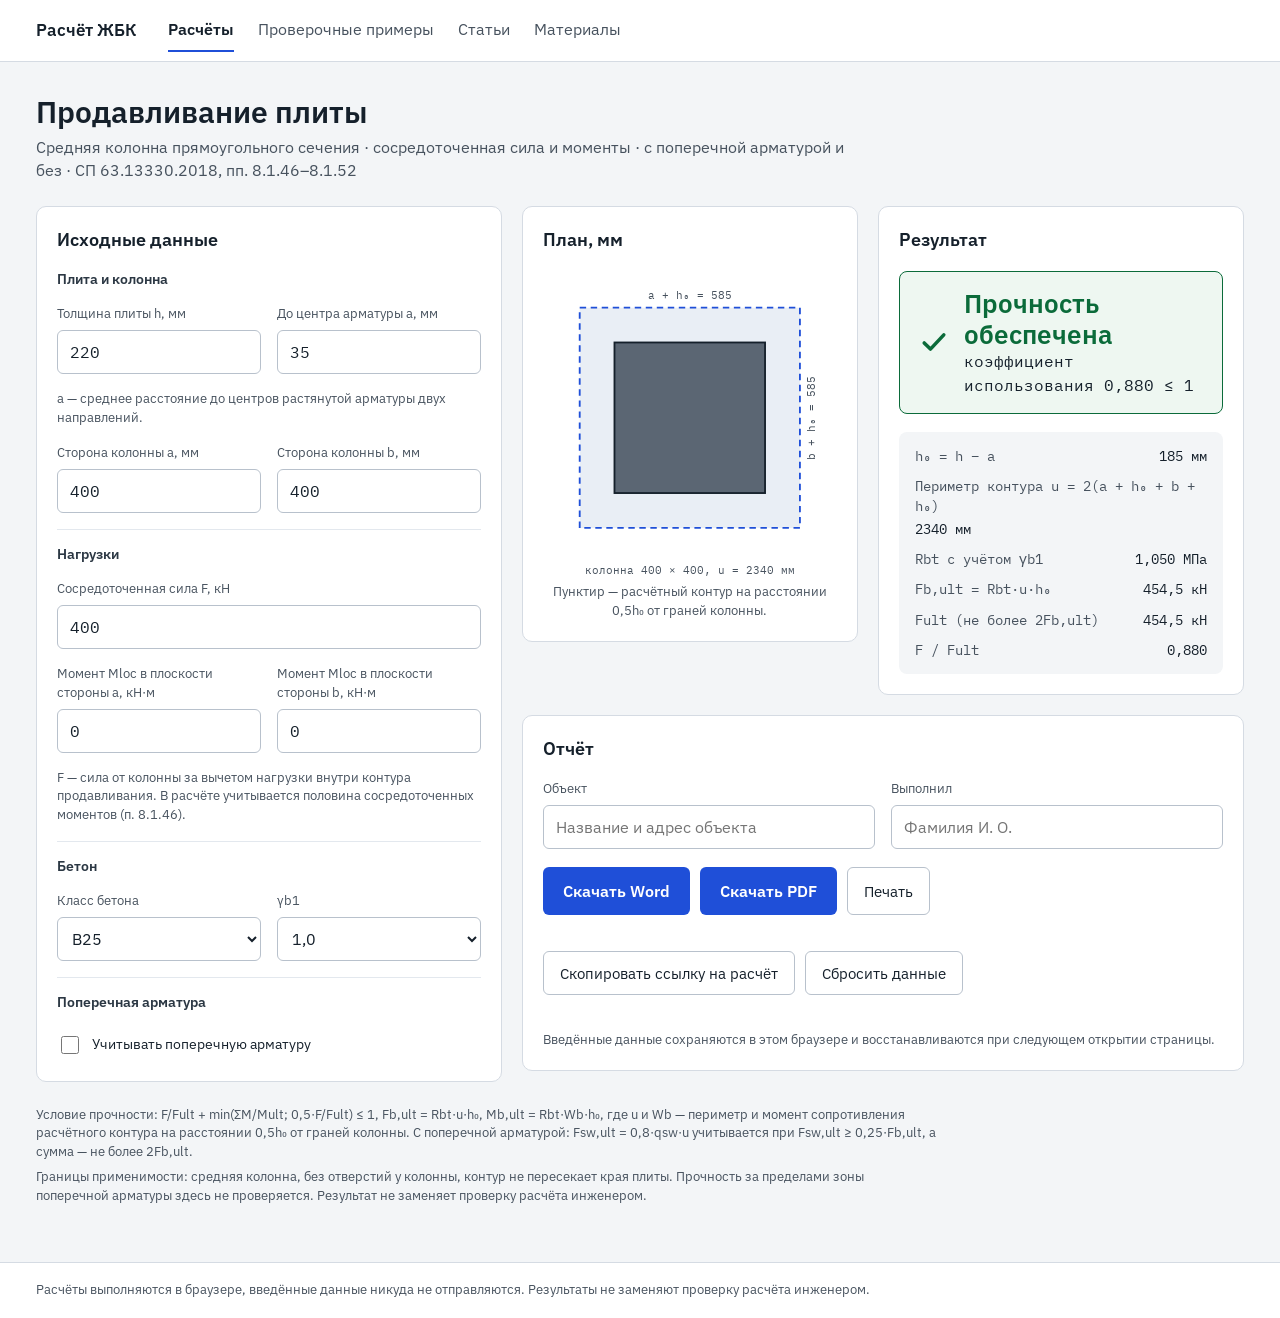
<file: prodavlivanie.html>
<!doctype html>
<html lang="ru">
<head>
<meta charset="utf-8">
<meta name="viewport" content="width=device-width, initial-scale=1">
<title>Расчёт плиты на продавливание онлайн по СП 63.13330.2018</title>
<meta name="description" content="Продавливание плиты перекрытия средней колонной по СП 63.13330.2018: с поперечной арматурой и без, с учётом моментов, с отчётом.">
<link rel="preconnect" href="https://fonts.googleapis.com">
<link rel="stylesheet" href="https://fonts.googleapis.com/css2?family=IBM+Plex+Sans:wght@400;500;600&family=IBM+Plex+Mono:wght@400;500&display=swap">
<link rel="stylesheet" href="style.css?v=9">
</head>
<body data-page="punch">

<header class="top">
  <div class="top-in">
    <a class="brand" href="index.html">Расчёт ЖБК</a>
    <nav class="nav" aria-label="Разделы">
      <a href="index.html" class="on" aria-current="page">Расчёты</a>
      <a href="primery.html">Проверочные примеры</a>
      <a href="stati.html">Статьи</a>
      <a href="materialy.html">Материалы</a>
    </nav>
  </div>
</header>

<main>
  <div class="head">
    <h1>Продавливание плиты</h1>
    <div class="sub">Средняя колонна прямоугольного сечения · сосредоточенная сила и моменты · с поперечной арматурой и без · СП 63.13330.2018, пп. 8.1.46–8.1.52</div>
  </div>

  <div class="layout">
    <form class="card form" id="form" aria-label="Исходные данные" onsubmit="return false">
      <h2>Исходные данные</h2>
      <div class="grp">Плита и колонна</div>
      <div class="two">
        <div class="fld"><label for="h">Толщина плиты h, мм</label><input id="h" type="number" inputmode="decimal" min="0" value="220"></div>
        <div class="fld"><label for="ax">До центра арматуры a, мм</label><input id="ax" type="number" inputmode="decimal" min="0" value="35"></div>
      </div>
      <div class="hint">a — среднее расстояние до центров растянутой арматуры двух направлений.</div>
      <div class="two">
        <div class="fld"><label for="colA">Сторона колонны a, мм</label><input id="colA" type="number" inputmode="decimal" min="0" value="400"></div>
        <div class="fld"><label for="colB">Сторона колонны b, мм</label><input id="colB" type="number" inputmode="decimal" min="0" value="400"></div>
      </div>

      <div class="grp sep">Нагрузки</div>
      <div class="fld"><label for="F">Сосредоточенная сила F, кН</label><input id="F" type="number" inputmode="decimal" min="0" step="1" value="400"></div>
      <div class="two">
        <div class="fld"><label for="Ma">Момент Mloc в плоскости стороны a, кН·м</label><input id="Ma" type="number" inputmode="decimal" step="0.1" value="0"></div>
        <div class="fld"><label for="Mb">Момент Mloc в плоскости стороны b, кН·м</label><input id="Mb" type="number" inputmode="decimal" step="0.1" value="0"></div>
      </div>
      <div class="hint">F — сила от колонны за вычетом нагрузки внутри контура продавливания. В расчёте учитывается половина сосредоточенных моментов (п. 8.1.46).</div>

      <div class="grp sep">Бетон</div>
      <div class="two">
        <div class="fld"><label for="concrete">Класс бетона</label><select id="concrete"><option value="B15">B15</option><option value="B20">B20</option><option value="B25" selected>B25</option><option value="B30">B30</option><option value="B35">B35</option><option value="B40">B40</option><option value="B45">B45</option><option value="B50">B50</option><option value="B55">B55</option><option value="B60">B60</option></select></div>
        <div class="fld"><label for="gb1">γb1</label><select id="gb1"><option value="1.0" selected>1,0</option><option value="0.9">0,9</option></select></div>
      </div>

      <div class="grp sep">Поперечная арматура</div>
      <label class="chk"><input type="checkbox" id="useSw" value="1"> Учитывать поперечную арматуру</label>
      <div class="stack" id="grp-psw" hidden>
        <div class="two">
          <div class="fld"><label for="pswClass">Класс</label><select id="pswClass"><option value="A240" selected>A240</option><option value="A400">A400</option><option value="A500">A500</option></select></div>
          <div class="fld"><label for="pdsw">Диаметр, мм</label><select id="pdsw"><option value="6">6</option><option value="8" selected>8</option><option value="10">10</option><option value="12">12</option><option value="14">14</option></select></div>
        </div>
        <div class="two">
          <div class="fld"><label for="pk">Стержней в полосе ±0,5h₀ на одном шаге</label><input id="pk" type="number" inputmode="numeric" min="1" step="1" value="2"></div>
          <div class="fld"><label for="psw">Шаг вдоль контура sw, мм</label><input id="psw" type="number" inputmode="numeric" min="10" step="5" value="60"></div>
        </div>
        <div class="hint">qsw = Rsw·Asw / sw, где Asw — площадь стержней, попадающих в полосу шириной h₀ вокруг расчётного контура на одном шаге sw вдоль контура. Шаг стержней в направлении от колонны — не более h₀/3.</div>
      </div>
    </form>

    <div class="col">
      <div class="row">
        <section class="card f1" aria-label="План">
          <h2>План, мм</h2>
          <div id="out-plan"></div>
        </section>
        <section class="card f13" aria-label="Результат">
          <h2>Результат</h2>
          <div class="stack" style="gap: 18px" id="out-result"></div>
        </section>
      </div>
      <section class="card" aria-label="Отчёт и ссылка на расчёт">
        <h2>Отчёт</h2>
        <div class="two">
          <div class="fld"><label for="rep-object">Объект</label><input id="rep-object" type="text" placeholder="Название и адрес объекта"></div>
          <div class="fld"><label for="rep-author">Выполнил</label><input id="rep-author" type="text" placeholder="Фамилия И. О."></div>
        </div>
        <div class="actions">
          <button type="button" class="btn" id="rep-docx">Скачать Word</button>
          <button type="button" class="btn" id="rep-pdf">Скачать PDF</button>
          <button type="button" class="btn-sec" id="rep-print">Печать</button>
        </div>
        <div class="hint" id="rep-msg" role="status"></div>
        <div class="actions">
          <button type="button" class="btn-sec" id="share">Скопировать ссылку на расчёт</button>
          <button type="button" class="btn-sec" id="reset">Сбросить данные</button>
        </div>
        <div class="hint" id="share-msg" role="status"></div>
        <div class="hint">Введённые данные сохраняются в этом браузере и восстанавливаются при следующем открытии страницы.</div>
      </section>
    </div>
  </div>

  <div class="notes">
    <div>Условие прочности: F/Fult + min(ΣM/Mult; 0,5·F/Fult) ≤ 1, Fb,ult = Rbt·u·h₀, Mb,ult = Rbt·Wb·h₀, где u и Wb — периметр и момент сопротивления расчётного контура на расстоянии 0,5h₀ от граней колонны. С поперечной арматурой: Fsw,ult = 0,8·qsw·u учитывается при Fsw,ult ≥ 0,25·Fb,ult, а сумма — не более 2Fb,ult.</div>
    <div>Границы применимости: средняя колонна, без отверстий у колонны, контур не пересекает края плиты. Прочность за пределами зоны поперечной арматуры здесь не проверяется. Результат не заменяет проверку расчёта инженером.</div>
  </div>
</main>
<div class="paper" id="rep-preview" hidden></div>

<footer class="foot"><div class="foot-in">Расчёты выполняются в браузере, введённые данные никуда не отправляются. Результаты не заменяют проверку расчёта инженером.</div></footer>
<script src="docx.js?v=9"></script>
<script src="pdf.js?v=9"></script>
<script src="app.js?v=9"></script>
<script src="calc2.js?v=9"></script>
</body>
</html>
</file>
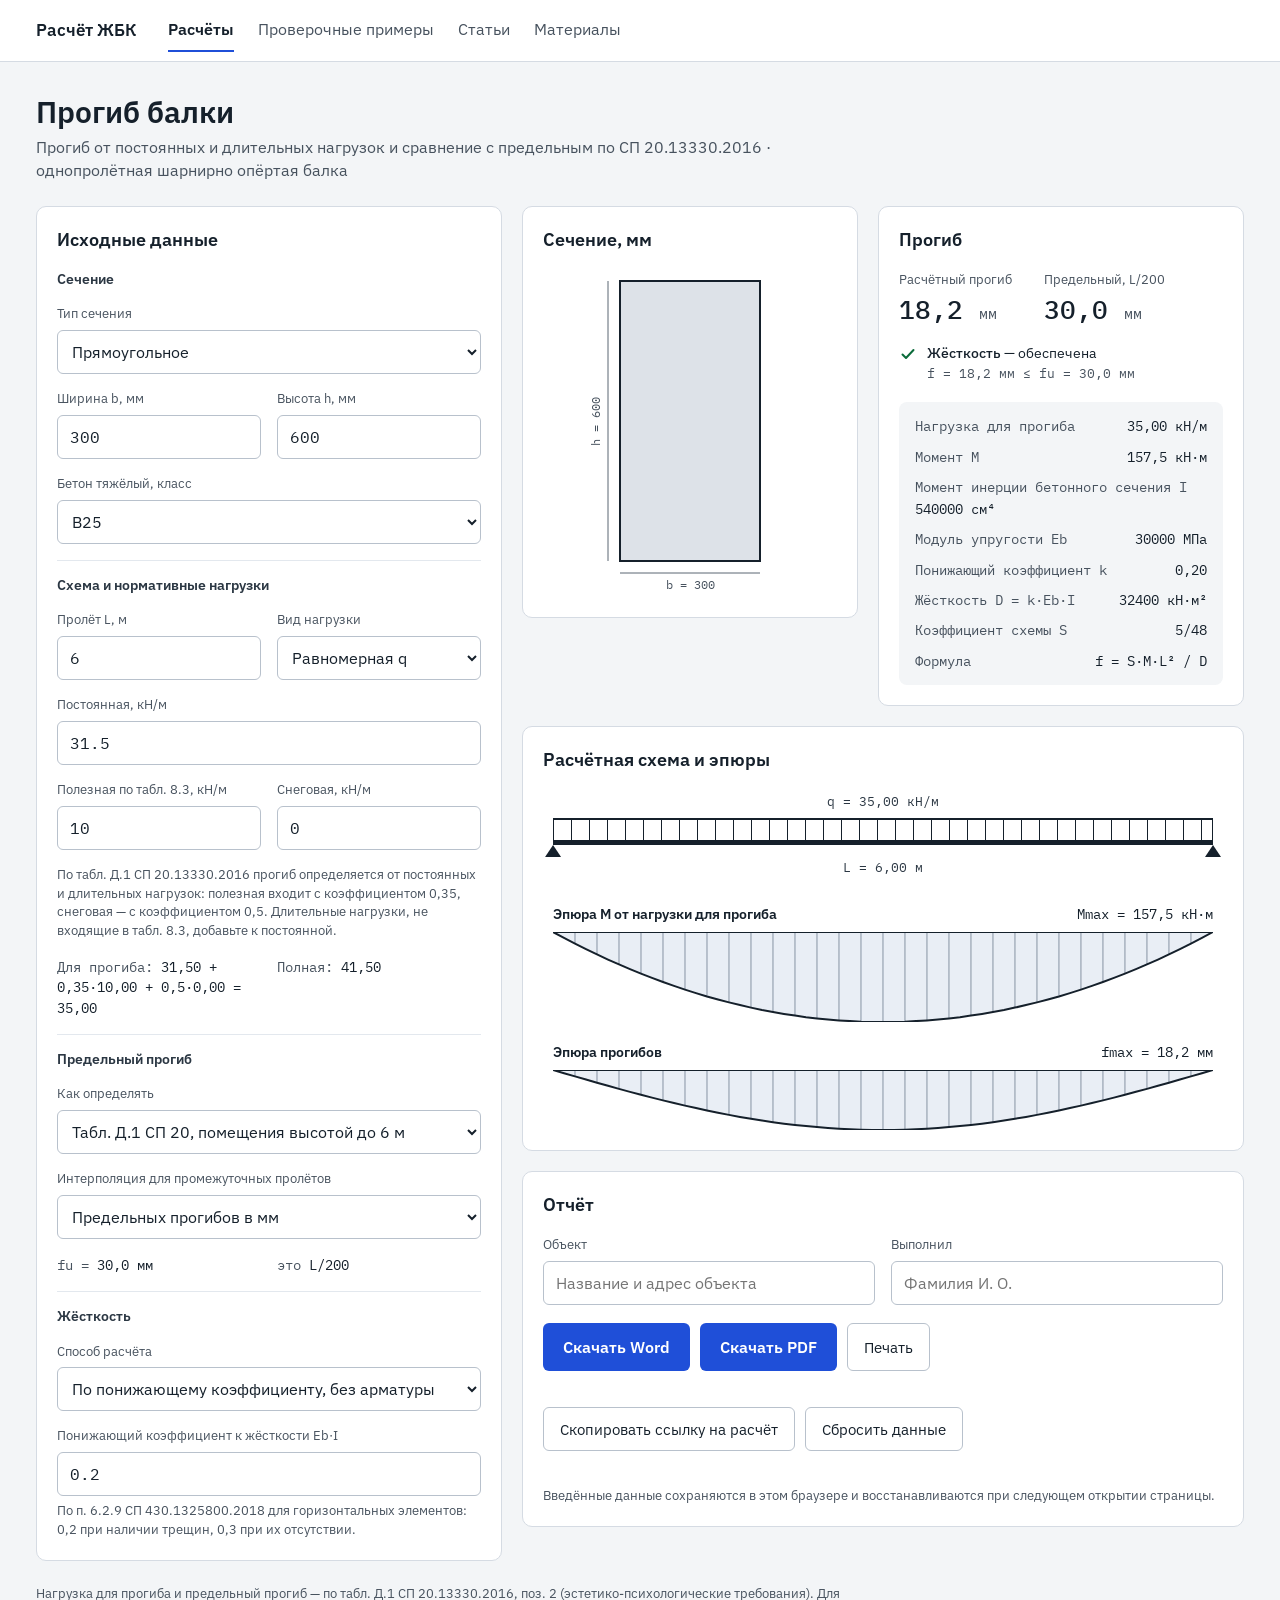
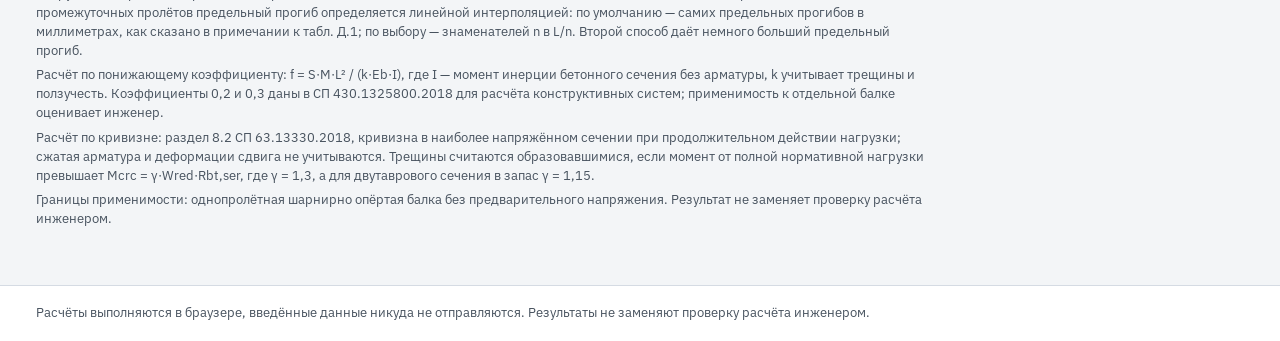
<file: progib-balki.html>
<!doctype html>
<html lang="ru">
<head>
<meta charset="utf-8">
<meta name="viewport" content="width=device-width, initial-scale=1">
<title>Прогиб железобетонной балки: расчёт онлайн</title>
<meta name="description" content="Расчёт прогиба железобетонной балки: по понижающему коэффициенту жёсткости или с учётом арматуры и трещин, предельный прогиб по СП 20.13330.2016.">
<link rel="preconnect" href="https://fonts.googleapis.com">
<link rel="stylesheet" href="https://fonts.googleapis.com/css2?family=IBM+Plex+Sans:wght@400;500;600&family=IBM+Plex+Mono:wght@400;500&display=swap">
<link rel="stylesheet" href="style.css?v=9">
</head>
<body data-page="defl">

<header class="top">
  <div class="top-in">
    <a class="brand" href="index.html">Расчёт ЖБК</a>
    <nav class="nav" aria-label="Разделы">
      <a href="index.html" class="on" aria-current="page">Расчёты</a>
      <a href="primery.html">Проверочные примеры</a>
      <a href="stati.html">Статьи</a>
      <a href="materialy.html">Материалы</a>
    </nav>
  </div>
</header>

<main>
  <div class="head">
    <h1>Прогиб балки</h1>
    <div class="sub">Прогиб от постоянных и длительных нагрузок и сравнение с предельным по СП 20.13330.2016 · однопролётная шарнирно опёртая балка</div>
  </div>

  <div class="layout">
    <form class="card form" id="form" aria-label="Исходные данные" onsubmit="return false">
      <h2>Исходные данные</h2>
      <div class="grp">Сечение</div>
      <div class="fld">
        <label for="shape">Тип сечения</label>
        <select id="shape">
          <option value="rect">Прямоугольное</option>
          <option value="tee">Тавровое, полка в сжатой зоне</option>
          <option value="ibeam">Двутавровое</option>
        </select>
      </div>
      <div class="two">
        <div class="fld"><label for="b" id="lbl-b">Ширина b, мм</label><input id="b" type="number" inputmode="decimal" min="0" value="300"></div>
        <div class="fld"><label for="h">Высота h, мм</label><input id="h" type="number" inputmode="decimal" min="0" value="600"></div>
      </div>
      <div class="two" id="grp-top" hidden>
        <div class="fld"><label for="bfc">Сжатая полка b′f, мм</label><input id="bfc" type="number" inputmode="decimal" min="0" value="900"></div>
        <div class="fld"><label for="hfc">Толщина полки h′f, мм</label><input id="hfc" type="number" inputmode="decimal" min="0" value="100"></div>
      </div>
      <div class="two" id="grp-bot" hidden>
        <div class="fld"><label for="bft">Растянутая полка bf, мм</label><input id="bft" type="number" inputmode="decimal" min="0" value="500"></div>
        <div class="fld"><label for="hft">Толщина полки hf, мм</label><input id="hft" type="number" inputmode="decimal" min="0" value="120"></div>
      </div>
      <div class="fld">
        <label for="concrete">Бетон тяжёлый, класс</label>
        <select id="concrete">
          <option>B15</option><option>B20</option><option selected>B25</option><option>B30</option><option>B35</option>
          <option>B40</option><option>B45</option><option>B50</option><option>B55</option><option>B60</option>
        </select>
      </div>

      <div class="grp sep">Схема и нормативные нагрузки</div>
      <div class="two">
        <div class="fld"><label for="L">Пролёт L, м</label><input id="L" type="number" inputmode="decimal" min="0" step="0.1" value="6"></div>
        <div class="fld">
          <label for="loadType">Вид нагрузки</label>
          <select id="loadType">
            <option value="q">Равномерная q</option>
            <option value="p">Сила P в середине</option>
          </select>
        </div>
      </div>
      <div class="fld"><label for="g" id="lbl-g">Постоянная, кН/м</label><input id="g" type="number" inputmode="decimal" min="0" value="31.5"></div>
      <div class="two">
        <div class="fld"><label for="p" id="lbl-p">Полезная по табл. 8.3, кН/м</label><input id="p" type="number" inputmode="decimal" min="0" value="10"></div>
        <div class="fld"><label for="s" id="lbl-s">Снеговая, кН/м</label><input id="s" type="number" inputmode="decimal" min="0" value="0"></div>
      </div>
      <div class="hint">По табл. Д.1 СП 20.13330.2016 прогиб определяется от постоянных и длительных нагрузок: полезная входит с коэффициентом 0,35, снеговая — с коэффициентом 0,5. Длительные нагрузки, не входящие в табл. 8.3, добавьте к постоянной.</div>
      <div class="kv2" id="load-used"></div>

      <div class="grp sep">Предельный прогиб</div>
      <div class="fld">
        <label for="limit">Как определять</label>
        <select id="limit">
          <option value="low">Табл. Д.1 СП 20, помещения высотой до 6 м</option>
          <option value="high">Табл. Д.1 СП 20, помещения выше 6 м</option>
          <option value="manual">Задать вручную</option>
        </select>
      </div>
      <div class="fld" id="grp-interp">
        <label for="interp">Интерполяция для промежуточных пролётов</label>
        <select id="interp">
          <option value="mm">Предельных прогибов в мм</option>
          <option value="den">Знаменателей n в L/n</option>
        </select>
      </div>
      <div class="fld" id="grp-nlim" hidden>
        <label for="nLim">Пролёт L, делённый на</label>
        <input id="nLim" type="number" inputmode="decimal" min="1" value="200">
      </div>
      <div class="kv2" id="lim-used"></div>

      <div class="grp sep">Жёсткость</div>
      <div class="fld">
        <label for="method">Способ расчёта</label>
        <select id="method">
          <option value="coef">По понижающему коэффициенту, без арматуры</option>
          <option value="exact">По кривизне с учётом арматуры, СП 63</option>
        </select>
      </div>
      <div class="stack" id="grp-coef">
        <div class="fld">
          <label for="kred">Понижающий коэффициент к жёсткости Eb·I</label>
          <input id="kred" type="number" inputmode="decimal" min="0.05" max="1" step="0.05" value="0.2">
          <div class="hint">По п. 6.2.9 СП 430.1325800.2018 для горизонтальных элементов: 0,2 при наличии трещин, 0,3 при их отсутствии.</div>
        </div>
      </div>
      <div class="stack" id="grp-exact" hidden>
        <div class="two">
          <div class="fld"><label for="a">До центра нижнего ряда a₁, мм</label><input id="a" type="number" inputmode="decimal" min="0" value="50"></div>
          <div class="fld"><label for="d">Диаметр, мм</label><select id="d"><option>10</option><option>12</option><option>14</option><option>16</option><option>18</option><option>20</option><option selected>22</option><option>25</option><option>28</option><option>32</option><option>36</option><option>40</option></select></div>
        </div>
        <div class="two" style="grid-template-columns: repeat(3, minmax(0, 1fr))">
          <div class="fld"><label for="n1">Ряд 1, шт.</label><input id="n1" type="number" inputmode="numeric" min="1" step="1" value="3"></div>
          <div class="fld"><label for="n2">Ряд 2, шт.</label><input id="n2" type="number" inputmode="numeric" min="0" step="1" value="0"></div>
          <div class="fld"><label for="n3">Ряд 3, шт.</label><input id="n3" type="number" inputmode="numeric" min="0" step="1" value="0"></div>
        </div>
        <div class="hint">Ряды считаются снизу. Если ряда нет, оставьте 0.</div>
        <div class="kv2" id="as-used"></div>
        <div class="fld">
          <label for="hum">Относительная влажность воздуха</label>
          <select id="hum">
            <option value="wet">выше 75 %</option>
            <option value="mid" selected>40–75 %</option>
            <option value="dry">ниже 40 %</option>
          </select>
        </div>
      </div>
    </form>

    <div class="col">
      <div class="row">
        <section class="card f1" aria-label="Сечение">
          <h2>Сечение, мм</h2>
          <div id="out-section"></div>
        </section>
        <section class="card f13" aria-label="Прогиб">
          <h2>Прогиб</h2>
          <div class="stack" style="gap: 18px" id="out-result"></div>
        </section>
      </div>
      <section class="card" aria-label="Эпюры">
        <h2>Расчётная схема и эпюры</h2>
        <div id="out-diag"></div>
      </section>
      <section class="card" aria-label="Отчёт и ссылка на расчёт">
        <h2>Отчёт</h2>
        <div class="two">
          <div class="fld"><label for="rep-object">Объект</label><input id="rep-object" type="text" placeholder="Название и адрес объекта"></div>
          <div class="fld"><label for="rep-author">Выполнил</label><input id="rep-author" type="text" placeholder="Фамилия И. О."></div>
        </div>
        <div class="actions">
          <button type="button" class="btn" id="rep-docx">Скачать Word</button>
          <button type="button" class="btn" id="rep-pdf">Скачать PDF</button>
          <button type="button" class="btn-sec" id="rep-print">Печать</button>
        </div>
        <div class="hint" id="rep-msg" role="status"></div>
        <div class="actions">
          <button type="button" class="btn-sec" id="share">Скопировать ссылку на расчёт</button>
          <button type="button" class="btn-sec" id="reset">Сбросить данные</button>
        </div>
        <div class="hint" id="share-msg" role="status"></div>
        <div class="hint">Введённые данные сохраняются в этом браузере и восстанавливаются при следующем открытии страницы.</div>
      </section>
    </div>
  </div>

  <div class="notes">
    <div>Нагрузка для прогиба и предельный прогиб — по табл. Д.1 СП 20.13330.2016, поз. 2 (эстетико-психологические требования). Для промежуточных пролётов предельный прогиб определяется линейной интерполяцией: по умолчанию — самих предельных прогибов в миллиметрах, как сказано в примечании к табл. Д.1; по выбору — знаменателей n в L/n. Второй способ даёт немного больший предельный прогиб.</div>
    <div>Расчёт по понижающему коэффициенту: f = S·M·L² / (k·Eb·I), где I — момент инерции бетонного сечения без арматуры, k учитывает трещины и ползучесть. Коэффициенты 0,2 и 0,3 даны в СП 430.1325800.2018 для расчёта конструктивных систем; применимость к отдельной балке оценивает инженер.</div>
    <div>Расчёт по кривизне: раздел 8.2 СП 63.13330.2018, кривизна в наиболее напряжённом сечении при продолжительном действии нагрузки; сжатая арматура и деформации сдвига не учитываются. Трещины считаются образовавшимися, если момент от полной нормативной нагрузки превышает Mcrc = γ·Wred·Rbt,ser, где γ = 1,3, а для двутаврового сечения в запас γ = 1,15.</div>
    <div>Границы применимости: однопролётная шарнирно опёртая балка без предварительного напряжения. Результат не заменяет проверку расчёта инженером.</div>
  </div>
</main>
<div class="paper" id="rep-preview" hidden></div>

<footer class="foot"><div class="foot-in">Расчёты выполняются в браузере, введённые данные никуда не отправляются. Результаты не заменяют проверку расчёта инженером.</div></footer>
<script src="docx.js?v=9"></script>
<script src="pdf.js?v=9"></script>
<script src="app.js?v=9"></script>
</body>
</html>
</file>
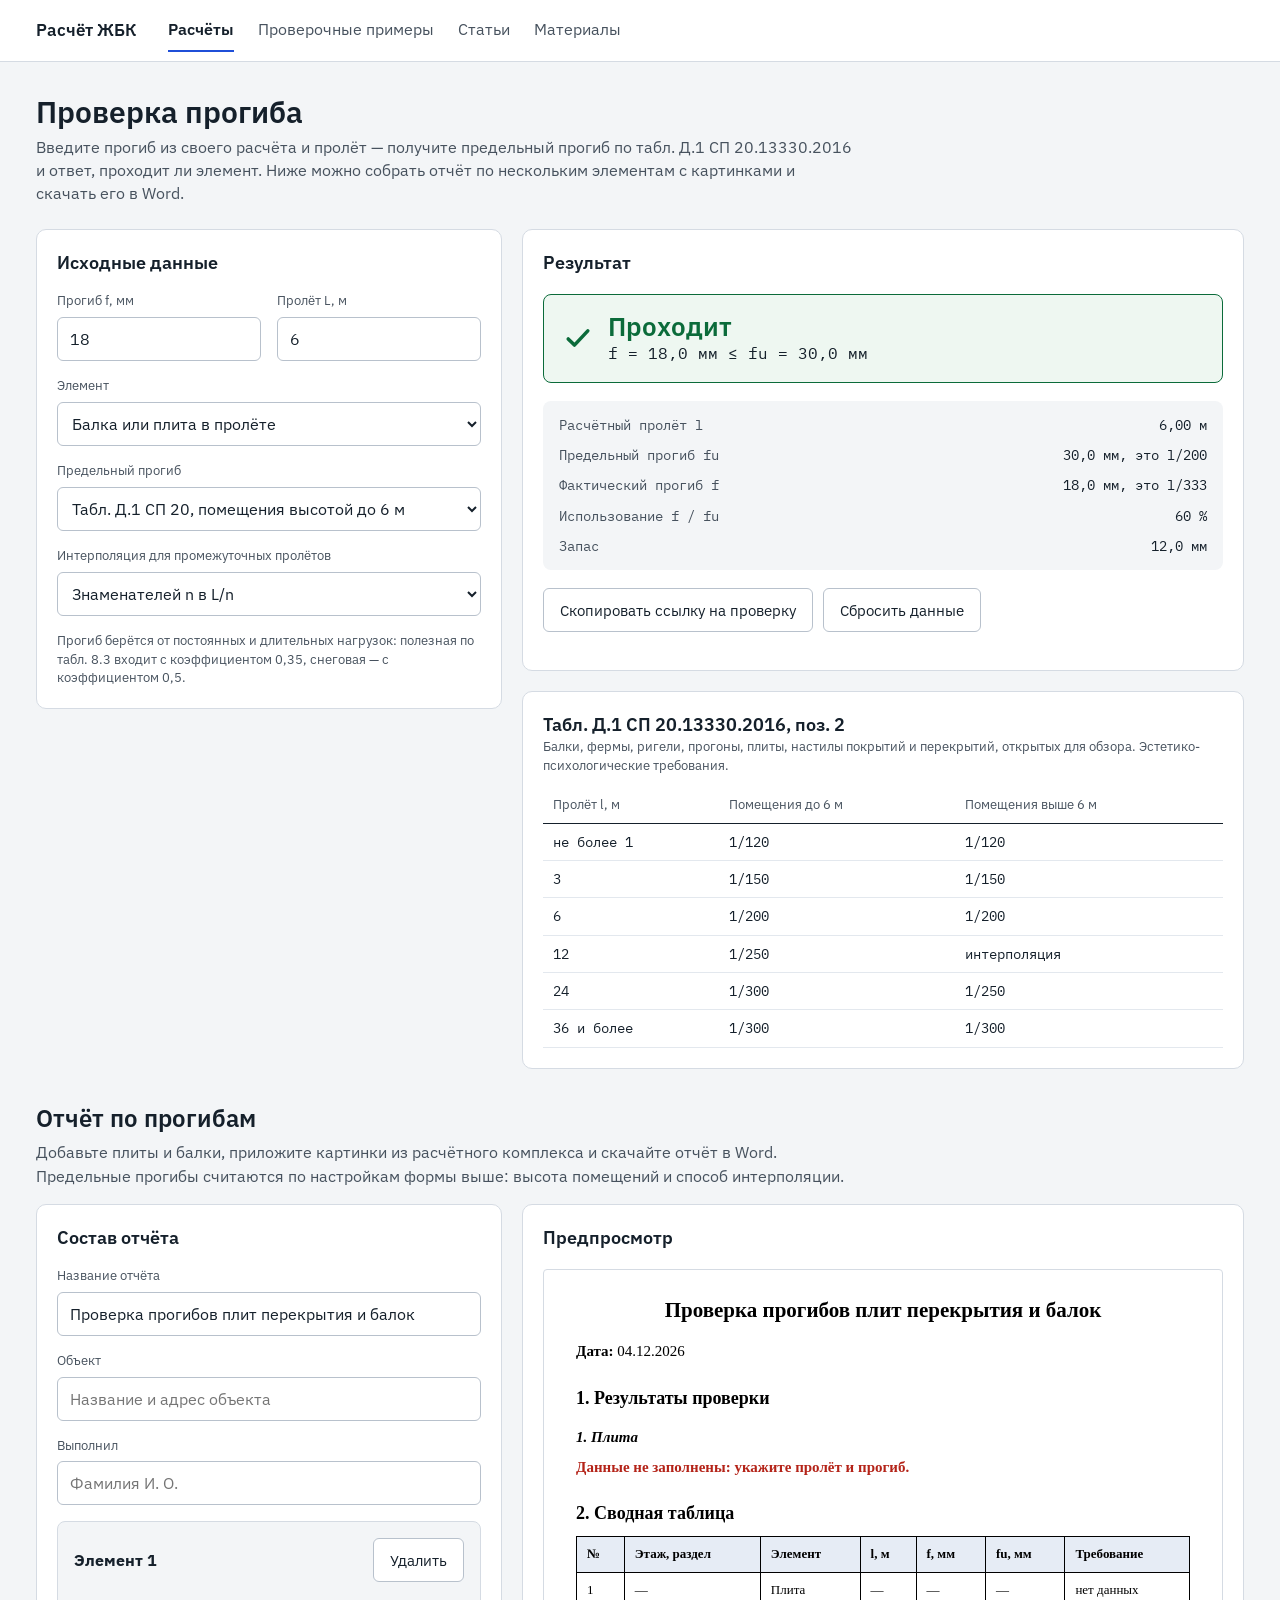
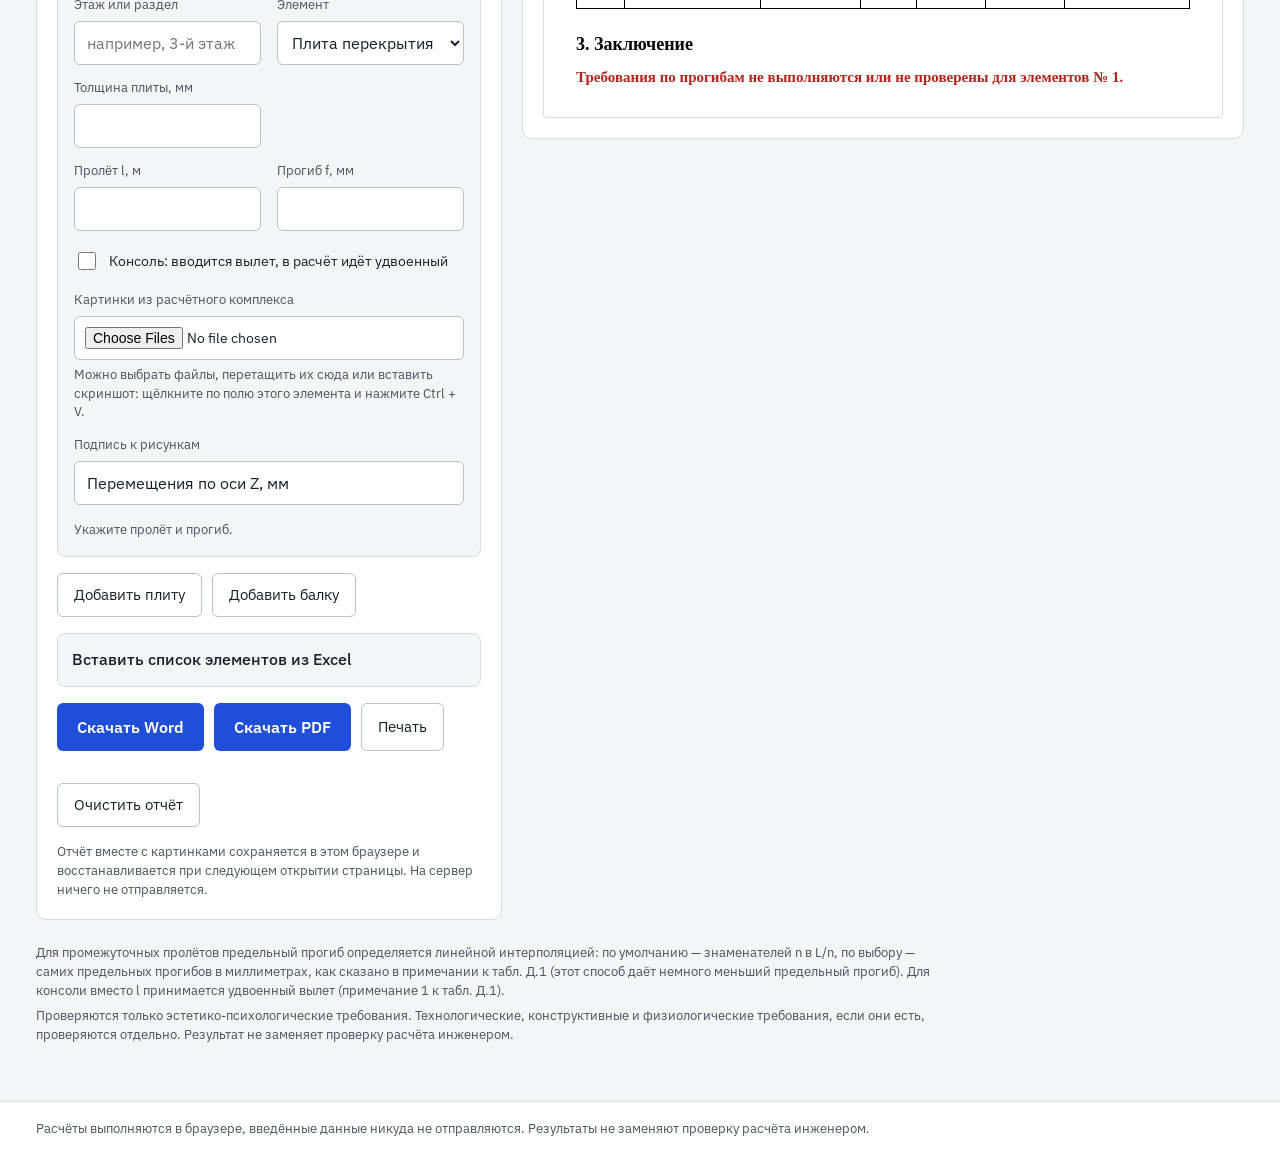
<file: proverka-progiba.html>
<!doctype html>
<html lang="ru">
<head>
<meta charset="utf-8">
<meta name="viewport" content="width=device-width, initial-scale=1">
<title>Проверка прогиба по СП 20.13330.2016 онлайн</title>
<meta name="description" content="Проверка прогиба балки или плиты по предельному прогибу из табл. Д.1 СП 20.13330.2016: введите прогиб и пролёт.">
<link rel="preconnect" href="https://fonts.googleapis.com">
<link rel="stylesheet" href="https://fonts.googleapis.com/css2?family=IBM+Plex+Sans:wght@400;500;600&family=IBM+Plex+Mono:wght@400;500&display=swap">
<link rel="stylesheet" href="style.css?v=9">
</head>
<body data-page="check">

<header class="top">
  <div class="top-in">
    <a class="brand" href="index.html">Расчёт ЖБК</a>
    <nav class="nav" aria-label="Разделы">
      <a href="index.html" class="on" aria-current="page">Расчёты</a>
      <a href="primery.html">Проверочные примеры</a>
      <a href="stati.html">Статьи</a>
      <a href="materialy.html">Материалы</a>
    </nav>
  </div>
</header>

<main>
  <div class="head">
    <h1>Проверка прогиба</h1>
    <div class="sub">Введите прогиб из своего расчёта и пролёт — получите предельный прогиб по табл. Д.1 СП 20.13330.2016 и ответ, проходит ли элемент. Ниже можно собрать отчёт по нескольким элементам с картинками и скачать его в Word.</div>
  </div>

  <div class="layout">
    <form class="card form" id="form" aria-label="Исходные данные" onsubmit="return false">
      <h2>Исходные данные</h2>
      <div class="two">
        <div class="fld"><label for="f">Прогиб f, мм</label><input id="f" type="number" inputmode="decimal" min="0" step="0.1" value="18"></div>
        <div class="fld"><label for="L" id="lbl-L">Пролёт L, м</label><input id="L" type="number" inputmode="decimal" min="0" step="0.1" value="6"></div>
      </div>
      <div class="fld">
        <label for="elem">Элемент</label>
        <select id="elem">
          <option value="span">Балка или плита в пролёте</option>
          <option value="cant">Консоль</option>
        </select>
      </div>
      <div class="fld">
        <label for="limit">Предельный прогиб</label>
        <select id="limit">
          <option value="low">Табл. Д.1 СП 20, помещения высотой до 6 м</option>
          <option value="high">Табл. Д.1 СП 20, помещения выше 6 м</option>
          <option value="manual">Задать вручную</option>
        </select>
      </div>
      <div class="fld" id="grp-interp">
        <label for="interp">Интерполяция для промежуточных пролётов</label>
        <select id="interp">
          <option value="den" selected>Знаменателей n в L/n</option>
          <option value="mm">Предельных прогибов в мм</option>
        </select>
      </div>
      <div class="fld" id="grp-nlim" hidden>
        <label for="nLim">Расчётный пролёт, делённый на</label>
        <input id="nLim" type="number" inputmode="decimal" min="1" value="200">
      </div>
      <div class="hint">Прогиб берётся от постоянных и длительных нагрузок: полезная по табл. 8.3 входит с коэффициентом 0,35, снеговая — с коэффициентом 0,5.</div>
    </form>

    <div class="col">
      <section class="card" aria-label="Результат">
        <h2>Результат</h2>
        <div class="stack" style="gap: 18px" id="out-result"></div>
        <div class="actions">
          <button type="button" class="btn-sec" id="share">Скопировать ссылку на проверку</button>
          <button type="button" class="btn-sec" id="reset">Сбросить данные</button>
        </div>
        <div class="hint" id="share-msg" role="status"></div>
      </section>
      <section class="card" aria-label="Таблица Д.1" style="gap: 12px">
        <div>
          <h2>Табл. Д.1 СП 20.13330.2016, поз. 2</h2>
          <div class="cap">Балки, фермы, ригели, прогоны, плиты, настилы покрытий и перекрытий, открытых для обзора. Эстетико-психологические требования.</div>
        </div>
        <div class="scroll">
          <table>
            <thead><tr><th>Пролёт l, м</th><th>Помещения до 6 м</th><th>Помещения выше 6 м</th></tr></thead>
            <tbody id="tbl-limit"></tbody>
          </table>
        </div>
      </section>
    </div>
  </div>

  <div class="rep-wrap" id="report">
    <div class="head">
      <h2 class="h2-big">Отчёт по прогибам</h2>
      <div class="sub">Добавьте плиты и балки, приложите картинки из расчётного комплекса и скачайте отчёт в Word. Предельные прогибы считаются по настройкам формы выше: высота помещений и способ интерполяции.</div>
    </div>
    <div class="layout">
      <section class="card form" aria-label="Состав отчёта">
        <h2>Состав отчёта</h2>
        <div class="stack" id="rep-meta">
          <div class="fld"><label for="rep-title">Название отчёта</label><input id="rep-title" type="text" value="Проверка прогибов плит перекрытия и балок"></div>
          <div class="fld"><label for="rep-object">Объект</label><input id="rep-object" type="text" placeholder="Название и адрес объекта"></div>
          <div class="fld"><label for="rep-author">Выполнил</label><input id="rep-author" type="text" placeholder="Фамилия И. О."></div>
        </div>
        <div class="hint" id="rep-restored" hidden>Отчёт восстановлен из этого браузера вместе с картинками.</div>
        <div class="stack" id="rep-items"></div>
        <div class="cap" id="rep-empty" hidden>Элементов пока нет.</div>
        <div class="actions">
          <button type="button" class="btn-sec" id="rep-add-plate">Добавить плиту</button>
          <button type="button" class="btn-sec" id="rep-add-beam">Добавить балку</button>
        </div>
        <details class="paste">
          <summary>Вставить список элементов из Excel</summary>
          <div class="stack" style="gap: 10px; padding-top: 10px">
            <div class="hint">Скопируйте в Excel пять столбцов — этаж, элемент (плита, балка, консоль плиты), толщина или b×h в мм, пролёт в м, прогиб в мм — и вставьте сюда. Строка заголовков пропускается сама.</div>
            <div class="fld"><label for="rep-paste">Таблица</label><textarea id="rep-paste" rows="5" placeholder="3-й этаж	плита	260	11,6	-45,94"></textarea></div>
            <div class="actions"><button type="button" class="btn-sec" id="rep-paste-add">Добавить из таблицы</button></div>
            <div class="hint" id="rep-paste-msg" role="status"></div>
          </div>
        </details>
        <div class="actions">
          <button type="button" class="btn" id="rep-docx">Скачать Word</button>
          <button type="button" class="btn" id="rep-pdf">Скачать PDF</button>
          <button type="button" class="btn-sec" id="rep-print">Печать</button>
        </div>
        <div class="hint" id="rep-msg" role="status"></div>
        <div class="actions"><button type="button" class="btn-sec" id="rep-clear">Очистить отчёт</button></div>
        <div class="hint">Отчёт вместе с картинками сохраняется в этом браузере и восстанавливается при следующем открытии страницы. На сервер ничего не отправляется.</div>
      </section>
      <section class="card col" aria-label="Предпросмотр отчёта">
        <h2>Предпросмотр</h2>
        <div class="paper" id="rep-preview"></div>
      </section>
    </div>
  </div>

  <div class="notes">
    <div>Для промежуточных пролётов предельный прогиб определяется линейной интерполяцией: по умолчанию — знаменателей n в L/n, по выбору — самих предельных прогибов в миллиметрах, как сказано в примечании к табл. Д.1 (этот способ даёт немного меньший предельный прогиб). Для консоли вместо l принимается удвоенный вылет (примечание 1 к табл. Д.1).</div>
    <div>Проверяются только эстетико-психологические требования. Технологические, конструктивные и физиологические требования, если они есть, проверяются отдельно. Результат не заменяет проверку расчёта инженером.</div>
  </div>
</main>

<footer class="foot"><div class="foot-in">Расчёты выполняются в браузере, введённые данные никуда не отправляются. Результаты не заменяют проверку расчёта инженером.</div></footer>
<script src="docx.js?v=9"></script>
<script src="pdf.js?v=9"></script>
<script src="app.js?v=9"></script>
<script src="report.js?v=9"></script>
</body>
</html>
</file>
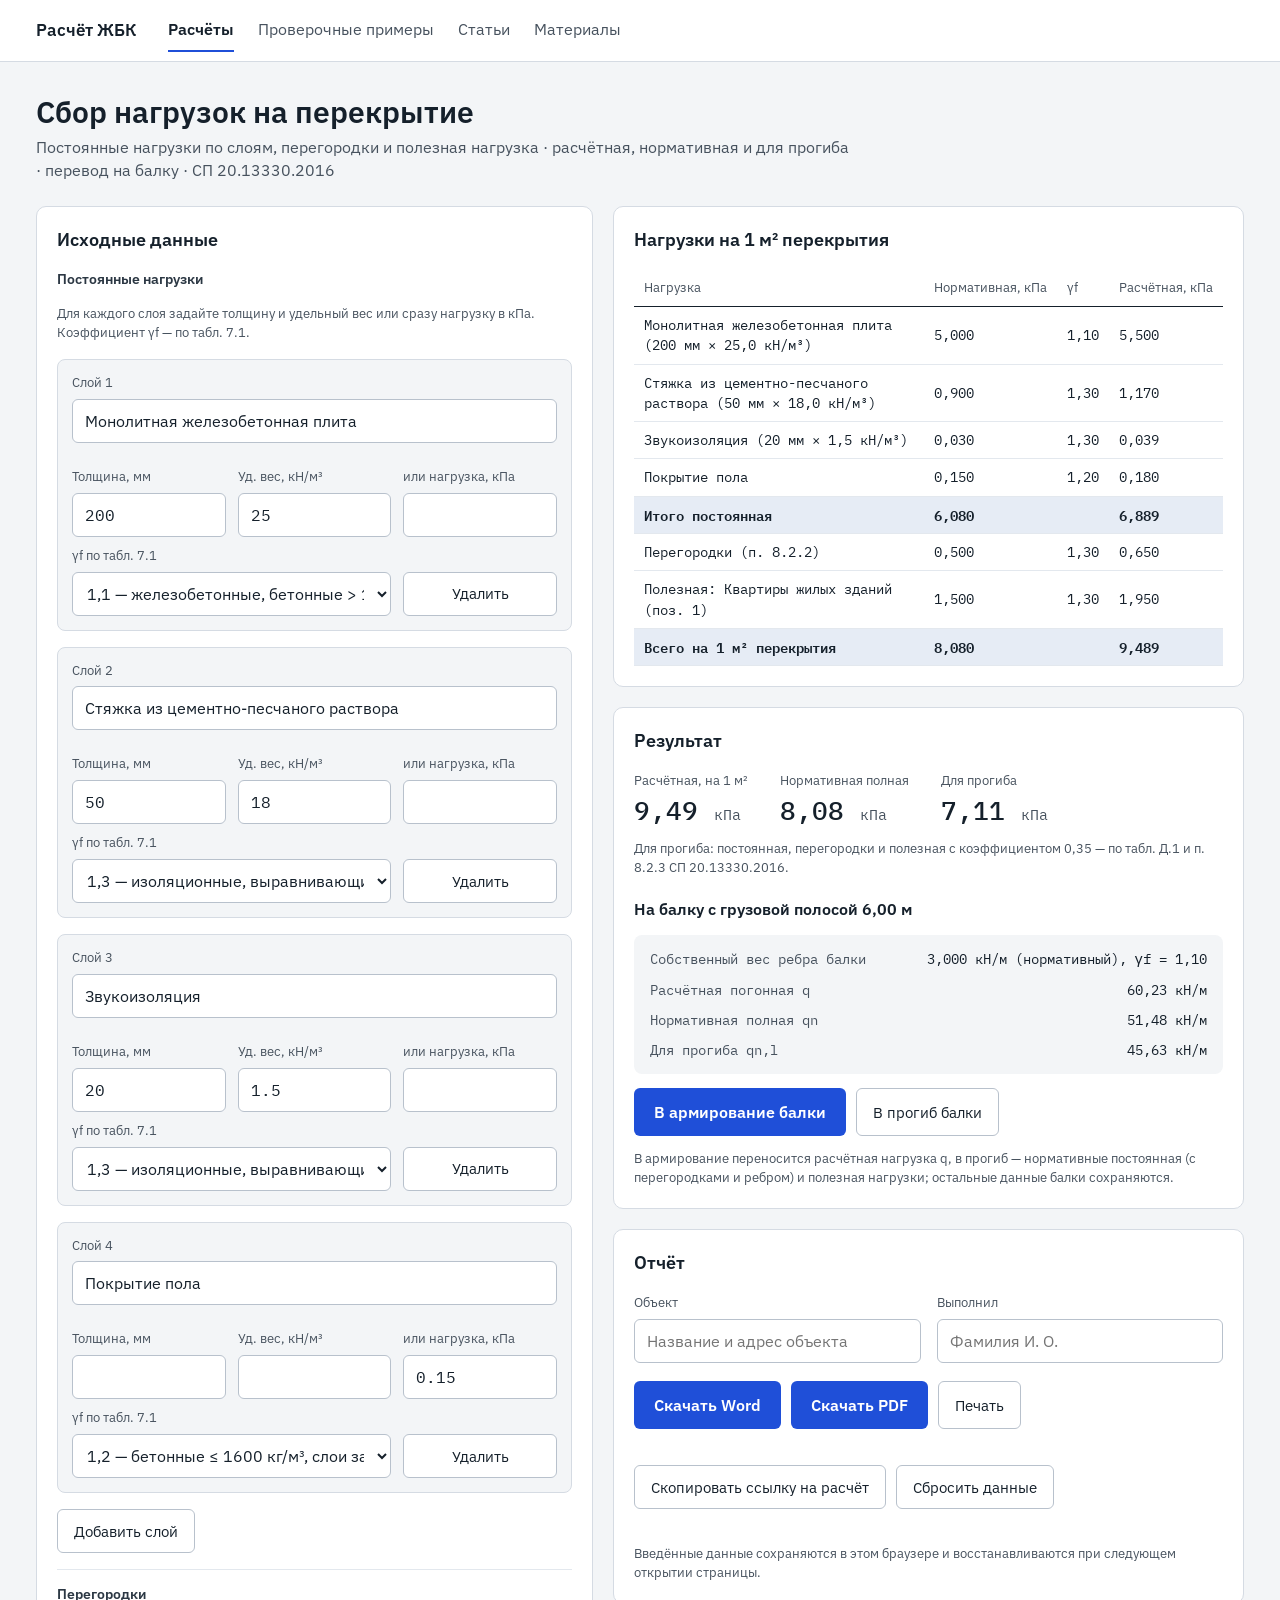
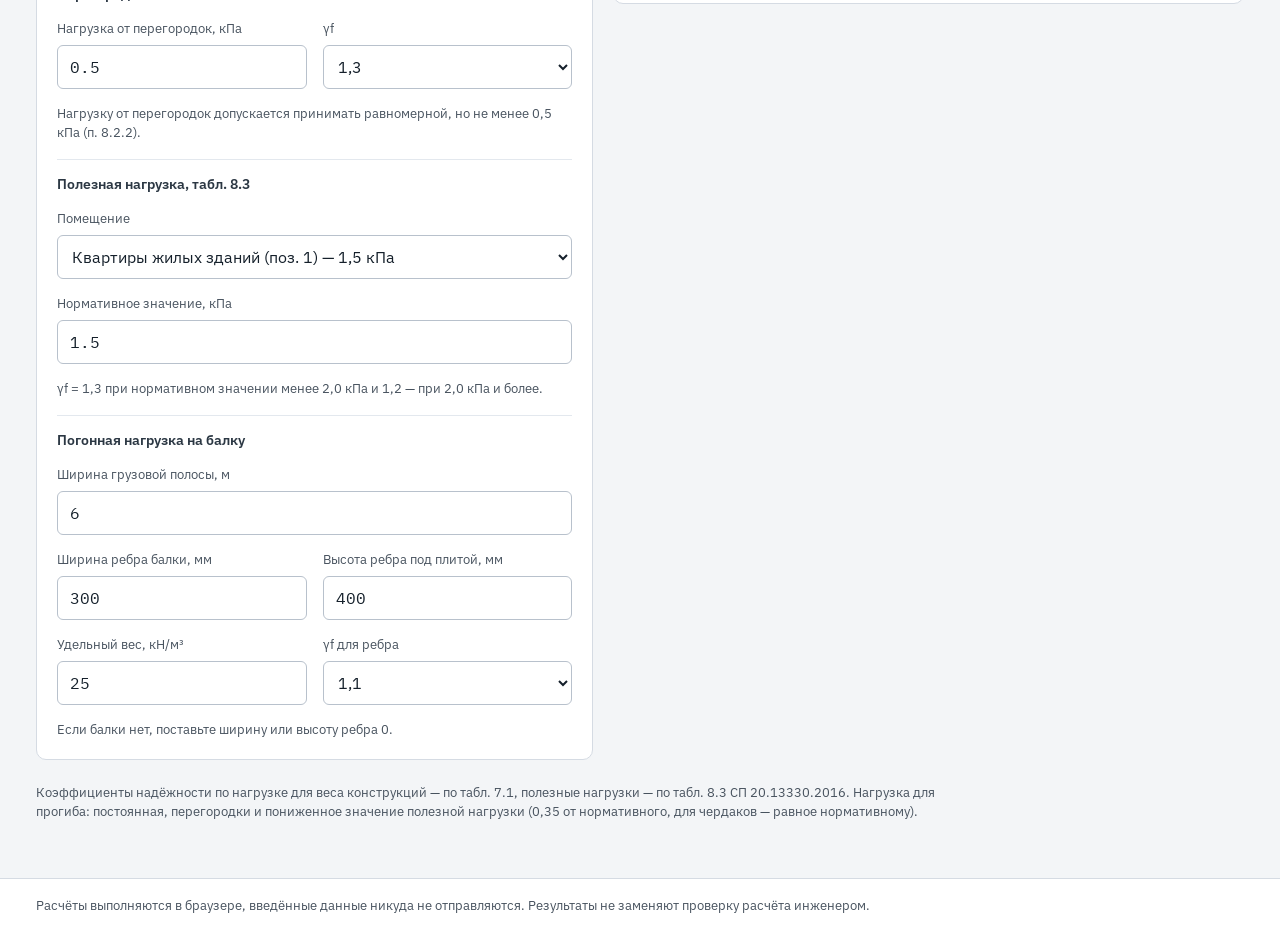
<file: sbor-nagruzok.html>
<!doctype html>
<html lang="ru">
<head>
<meta charset="utf-8">
<meta name="viewport" content="width=device-width, initial-scale=1">
<title>Сбор нагрузок на перекрытие онлайн по СП 20.13330.2016</title>
<meta name="description" content="Сбор нагрузок на перекрытие: слои пола и плиты, перегородки, полезная нагрузка по табл. 8.3, расчётная, нормативная и длительная нагрузка, перевод на балку.">
<link rel="preconnect" href="https://fonts.googleapis.com">
<link rel="stylesheet" href="https://fonts.googleapis.com/css2?family=IBM+Plex+Sans:wght@400;500;600&family=IBM+Plex+Mono:wght@400;500&display=swap">
<link rel="stylesheet" href="style.css?v=9">
</head>
<body data-page="loads">

<header class="top">
  <div class="top-in">
    <a class="brand" href="index.html">Расчёт ЖБК</a>
    <nav class="nav" aria-label="Разделы">
      <a href="index.html" class="on" aria-current="page">Расчёты</a>
      <a href="primery.html">Проверочные примеры</a>
      <a href="stati.html">Статьи</a>
      <a href="materialy.html">Материалы</a>
    </nav>
  </div>
</header>

<main>
  <div class="head">
    <h1>Сбор нагрузок на перекрытие</h1>
    <div class="sub">Постоянные нагрузки по слоям, перегородки и полезная нагрузка · расчётная, нормативная и для прогиба · перевод на балку · СП 20.13330.2016</div>
  </div>

  <div class="layout">
    <form class="card form wide-form" id="form" aria-label="Исходные данные" onsubmit="return false">
      <h2>Исходные данные</h2>
      <div class="grp">Постоянные нагрузки</div>
      <div class="hint">Для каждого слоя задайте толщину и удельный вес или сразу нагрузку в кПа. Коэффициент γf — по табл. 7.1.</div>
      <div class="stack" id="layers"></div>
      <div class="actions"><button type="button" class="btn-sec" id="add-layer">Добавить слой</button></div>

      <div class="grp sep">Перегородки</div>
      <div class="two">
        <div class="fld"><label for="part">Нагрузка от перегородок, кПа</label><input id="part" type="number" inputmode="decimal" min="0" step="0.05" value="0.5"></div>
        <div class="fld"><label for="partGf">γf</label><select id="partGf"><option value="1.1">1,1</option><option value="1.2">1,2</option><option value="1.3" selected>1,3</option></select></div>
      </div>
      <div class="hint">Нагрузку от перегородок допускается принимать равномерной, но не менее 0,5 кПа (п. 8.2.2).</div>

      <div class="grp sep">Полезная нагрузка, табл. 8.3</div>
      <div class="fld"><label for="live">Помещение</label><select id="live"></select></div>
      <div class="fld"><label for="liveVal">Нормативное значение, кПа</label><input id="liveVal" type="number" inputmode="decimal" min="0" step="0.1" value="1.5"></div>
      <div class="hint">γf = 1,3 при нормативном значении менее 2,0 кПа и 1,2 — при 2,0 кПа и более.</div>

      <div class="grp sep">Погонная нагрузка на балку</div>
      <div class="fld"><label for="B">Ширина грузовой полосы, м</label><input id="B" type="number" inputmode="decimal" min="0" step="0.1" value="6"></div>
      <div class="two">
        <div class="fld"><label for="bb">Ширина ребра балки, мм</label><input id="bb" type="number" inputmode="decimal" min="0" value="300"></div>
        <div class="fld"><label for="hr">Высота ребра под плитой, мм</label><input id="hr" type="number" inputmode="decimal" min="0" value="400"></div>
      </div>
      <div class="two">
        <div class="fld"><label for="bw">Удельный вес, кН/м³</label><input id="bw" type="number" inputmode="decimal" min="0" step="0.5" value="25"></div>
        <div class="fld"><label for="bgf">γf для ребра</label><select id="bgf"><option value="1.1" selected>1,1</option><option value="1.2">1,2</option></select></div>
      </div>
      <div class="hint">Если балки нет, поставьте ширину или высоту ребра 0.</div>
    </form>

    <div class="col">
      <section class="card" aria-label="Нагрузки на 1 м²">
        <h2>Нагрузки на 1 м² перекрытия</h2>
        <div id="out-table"></div>
      </section>
      <section class="card" aria-label="Результат">
        <h2>Результат</h2>
        <div class="stack" style="gap: 14px" id="out-result"></div>
      </section>
      <section class="card" aria-label="Отчёт и ссылка на расчёт">
        <h2>Отчёт</h2>
        <div class="two">
          <div class="fld"><label for="rep-object">Объект</label><input id="rep-object" type="text" placeholder="Название и адрес объекта"></div>
          <div class="fld"><label for="rep-author">Выполнил</label><input id="rep-author" type="text" placeholder="Фамилия И. О."></div>
        </div>
        <div class="actions">
          <button type="button" class="btn" id="rep-docx">Скачать Word</button>
          <button type="button" class="btn" id="rep-pdf">Скачать PDF</button>
          <button type="button" class="btn-sec" id="rep-print">Печать</button>
        </div>
        <div class="hint" id="rep-msg" role="status"></div>
        <div class="actions">
          <button type="button" class="btn-sec" id="share">Скопировать ссылку на расчёт</button>
          <button type="button" class="btn-sec" id="reset">Сбросить данные</button>
        </div>
        <div class="hint" id="share-msg" role="status"></div>
        <div class="hint">Введённые данные сохраняются в этом браузере и восстанавливаются при следующем открытии страницы.</div>
      </section>
    </div>
  </div>

  <div class="notes">
    <div>Коэффициенты надёжности по нагрузке для веса конструкций — по табл. 7.1, полезные нагрузки — по табл. 8.3 СП 20.13330.2016. Нагрузка для прогиба: постоянная, перегородки и пониженное значение полезной нагрузки (0,35 от нормативного, для чердаков — равное нормативному).</div>
  </div>
</main>
<div class="paper" id="rep-preview" hidden></div>

<footer class="foot"><div class="foot-in">Расчёты выполняются в браузере, введённые данные никуда не отправляются. Результаты не заменяют проверку расчёта инженером.</div></footer>
<script src="docx.js?v=9"></script>
<script src="pdf.js?v=9"></script>
<script src="app.js?v=9"></script>
<script src="calc2.js?v=9"></script>
</body>
</html>
</file>
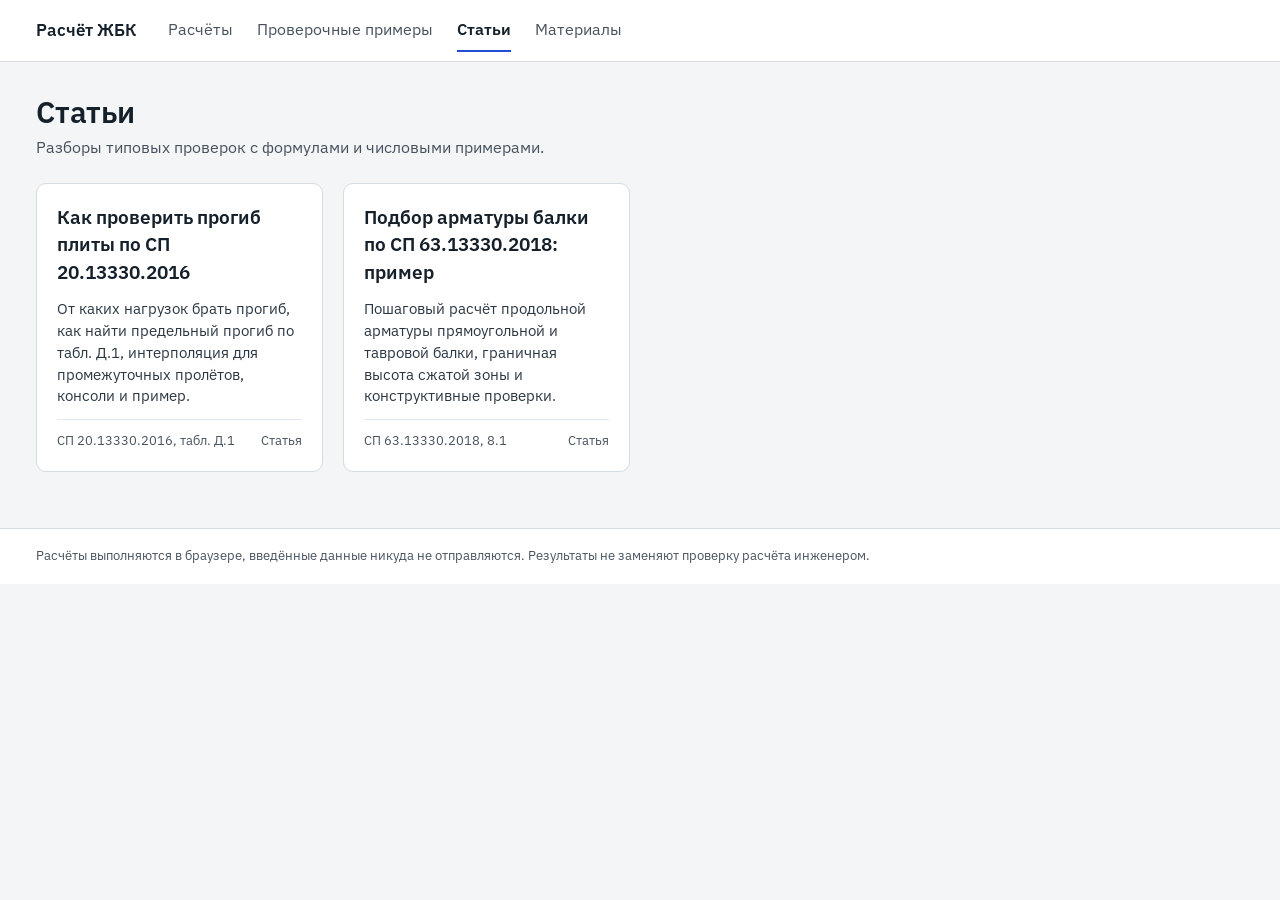
<file: stati.html>
<!doctype html>
<html lang="ru">
<head>
<meta charset="utf-8">
<meta name="viewport" content="width=device-width, initial-scale=1">
<title>Статьи с разобранными примерами расчётов</title>
<meta name="description" content="Статьи о проверке прогибов по СП 20.13330.2016 и подборе арматуры балок по СП 63.13330.2018 с разобранными примерами.">
<link rel="preconnect" href="https://fonts.googleapis.com">
<link rel="stylesheet" href="https://fonts.googleapis.com/css2?family=IBM+Plex+Sans:wght@400;500;600&family=IBM+Plex+Mono:wght@400;500&display=swap">
<link rel="stylesheet" href="style.css?v=9">
</head>
<body data-page="articles">

<header class="top">
  <div class="top-in">
    <a class="brand" href="index.html">Расчёт ЖБК</a>
    <nav class="nav" aria-label="Разделы">
      <a href="index.html">Расчёты</a>
      <a href="primery.html">Проверочные примеры</a>
      <a href="stati.html" class="on" aria-current="page">Статьи</a>
      <a href="materialy.html">Материалы</a>
    </nav>
  </div>
</header>

<main>
  <div class="head">
    <h1>Статьи</h1>
    <div class="sub">Разборы типовых проверок с формулами и числовыми примерами.</div>
  </div>
  <div class="catalog">
    <a class="tile" href="statya-progib-plity.html">
      <h3>Как проверить прогиб плиты по СП 20.13330.2016</h3>
      <p>От каких нагрузок брать прогиб, как найти предельный прогиб по табл. Д.1, интерполяция для промежуточных пролётов, консоли и пример.</p>
      <div class="meta"><span>СП 20.13330.2016, табл. Д.1</span><span>Статья</span></div>
    </a>
    <a class="tile" href="statya-armirovanie-balki.html">
      <h3>Подбор арматуры балки по СП 63.13330.2018: пример</h3>
      <p>Пошаговый расчёт продольной арматуры прямоугольной и тавровой балки, граничная высота сжатой зоны и конструктивные проверки.</p>
      <div class="meta"><span>СП 63.13330.2018, 8.1</span><span>Статья</span></div>
    </a>
  </div>
</main>

<footer class="foot"><div class="foot-in">Расчёты выполняются в браузере, введённые данные никуда не отправляются. Результаты не заменяют проверку расчёта инженером.</div></footer>
<script src="docx.js?v=9"></script>
<script src="pdf.js?v=9"></script>
<script src="app.js?v=9"></script>
</body>
</html>
</file>
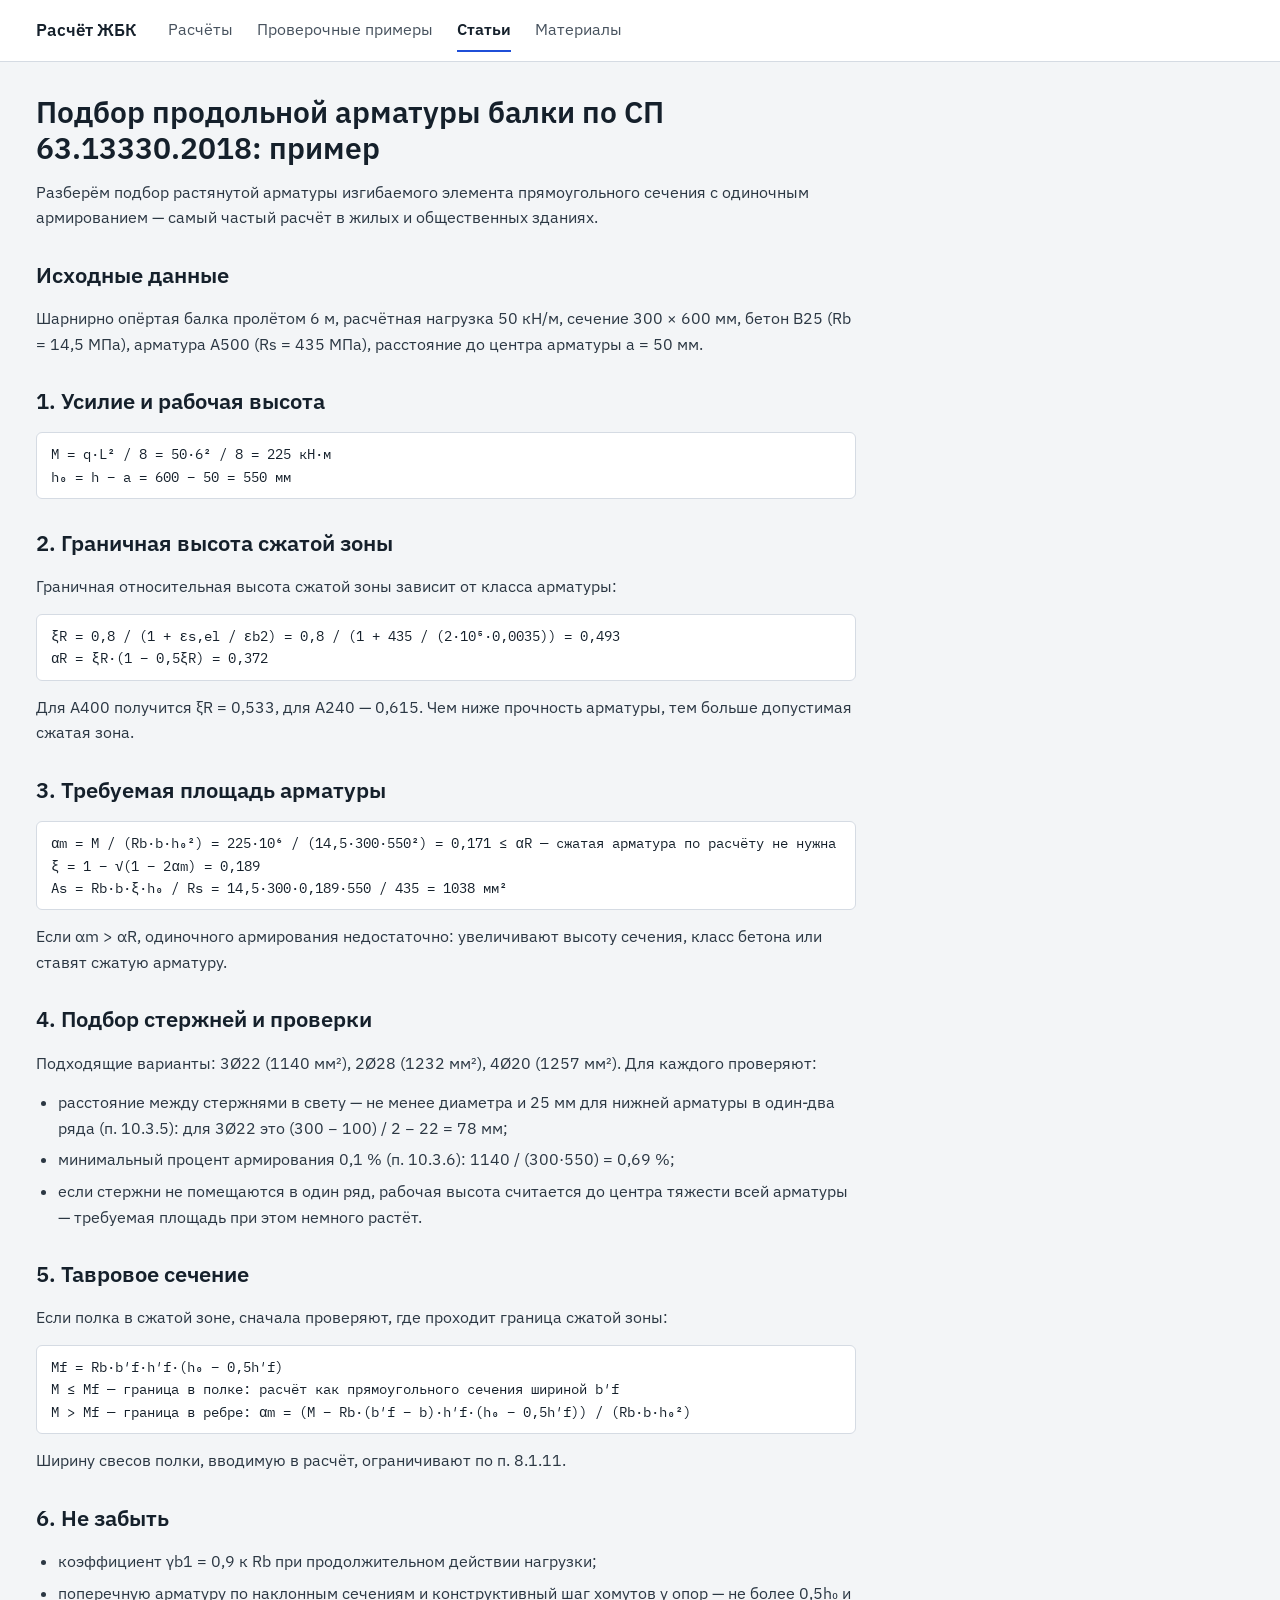
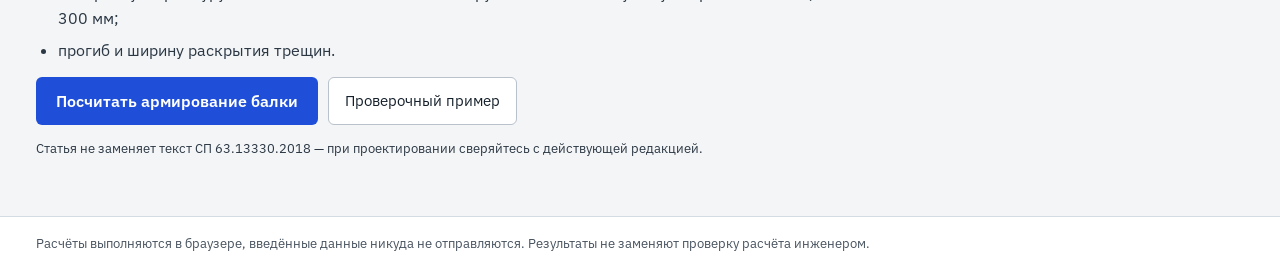
<file: statya-armirovanie-balki.html>
<!doctype html>
<html lang="ru">
<head>
<meta charset="utf-8">
<meta name="viewport" content="width=device-width, initial-scale=1">
<title>Подбор продольной арматуры балки по СП 63.13330.2018: пример расчёта</title>
<meta name="description" content="Пошаговый подбор продольной арматуры железобетонной балки по СП 63.13330.2018: αm, ξ, ξR, тавровое сечение, конструктивные требования, пример.">
<link rel="preconnect" href="https://fonts.googleapis.com">
<link rel="stylesheet" href="https://fonts.googleapis.com/css2?family=IBM+Plex+Sans:wght@400;500;600&family=IBM+Plex+Mono:wght@400;500&display=swap">
<link rel="stylesheet" href="style.css?v=9">
</head>
<body data-page="article">

<header class="top">
  <div class="top-in">
    <a class="brand" href="index.html">Расчёт ЖБК</a>
    <nav class="nav" aria-label="Разделы">
      <a href="index.html">Расчёты</a>
      <a href="primery.html">Проверочные примеры</a>
      <a href="stati.html" class="on" aria-current="page">Статьи</a>
      <a href="materialy.html">Материалы</a>
    </nav>
  </div>
</header>

<main>
  <article class="prose">
    <h1>Подбор продольной арматуры балки по СП 63.13330.2018: пример</h1>
    <p>Разберём подбор растянутой арматуры изгибаемого элемента прямоугольного сечения с одиночным армированием — самый частый расчёт в жилых и общественных зданиях.</p>

    <h2>Исходные данные</h2>
    <p>Шарнирно опёртая балка пролётом 6 м, расчётная нагрузка 50 кН/м, сечение 300 × 600 мм, бетон B25 (Rb = 14,5 МПа), арматура A500 (Rs = 435 МПа), расстояние до центра арматуры a = 50 мм.</p>

    <h2>1. Усилие и рабочая высота</h2>
    <div class="formula">M = q·L² / 8 = 50·6² / 8 = 225 кН·м
h₀ = h − a = 600 − 50 = 550 мм</div>

    <h2>2. Граничная высота сжатой зоны</h2>
    <p>Граничная относительная высота сжатой зоны зависит от класса арматуры:</p>
    <div class="formula">ξR = 0,8 / (1 + εs,el / εb2) = 0,8 / (1 + 435 / (2·10⁵·0,0035)) = 0,493
αR = ξR·(1 − 0,5ξR) = 0,372</div>
    <p>Для A400 получится ξR = 0,533, для A240 — 0,615. Чем ниже прочность арматуры, тем больше допустимая сжатая зона.</p>

    <h2>3. Требуемая площадь арматуры</h2>
    <div class="formula">αm = M / (Rb·b·h₀²) = 225·10⁶ / (14,5·300·550²) = 0,171 ≤ αR — сжатая арматура по расчёту не нужна
ξ = 1 − √(1 − 2αm) = 0,189
As = Rb·b·ξ·h₀ / Rs = 14,5·300·0,189·550 / 435 = 1038 мм²</div>
    <p>Если αm > αR, одиночного армирования недостаточно: увеличивают высоту сечения, класс бетона или ставят сжатую арматуру.</p>

    <h2>4. Подбор стержней и проверки</h2>
    <p>Подходящие варианты: 3Ø22 (1140 мм²), 2Ø28 (1232 мм²), 4Ø20 (1257 мм²). Для каждого проверяют:</p>
    <ul>
      <li>расстояние между стержнями в свету — не менее диаметра и 25 мм для нижней арматуры в один-два ряда (п. 10.3.5): для 3Ø22 это (300 − 100) / 2 − 22 = 78 мм;</li>
      <li>минимальный процент армирования 0,1 % (п. 10.3.6): 1140 / (300·550) = 0,69 %;</li>
      <li>если стержни не помещаются в один ряд, рабочая высота считается до центра тяжести всей арматуры — требуемая площадь при этом немного растёт.</li>
    </ul>

    <h2>5. Тавровое сечение</h2>
    <p>Если полка в сжатой зоне, сначала проверяют, где проходит граница сжатой зоны:</p>
    <div class="formula">Mf = Rb·b′f·h′f·(h₀ − 0,5h′f)
M ≤ Mf — граница в полке: расчёт как прямоугольного сечения шириной b′f
M > Mf — граница в ребре: αm = (M − Rb·(b′f − b)·h′f·(h₀ − 0,5h′f)) / (Rb·b·h₀²)</div>
    <p>Ширину свесов полки, вводимую в расчёт, ограничивают по п. 8.1.11.</p>

    <h2>6. Не забыть</h2>
    <ul>
      <li>коэффициент γb1 = 0,9 к Rb при продолжительном действии нагрузки;</li>
      <li>поперечную арматуру по наклонным сечениям и конструктивный шаг хомутов у опор — не более 0,5h₀ и 300 мм;</li>
      <li>прогиб и ширину раскрытия трещин.</li>
    </ul>
    <div class="actions"><a class="btn" href="armirovanie-balki.html">Посчитать армирование балки</a><a class="btn-sec" href="primery.html#reinf">Проверочный пример</a></div>
    <p class="hint">Статья не заменяет текст СП 63.13330.2018 — при проектировании сверяйтесь с действующей редакцией.</p>
  </article>
</main>

<footer class="foot"><div class="foot-in">Расчёты выполняются в браузере, введённые данные никуда не отправляются. Результаты не заменяют проверку расчёта инженером.</div></footer>
<script src="docx.js?v=9"></script>
<script src="pdf.js?v=9"></script>
<script src="app.js?v=9"></script>
</body>
</html>
</file>
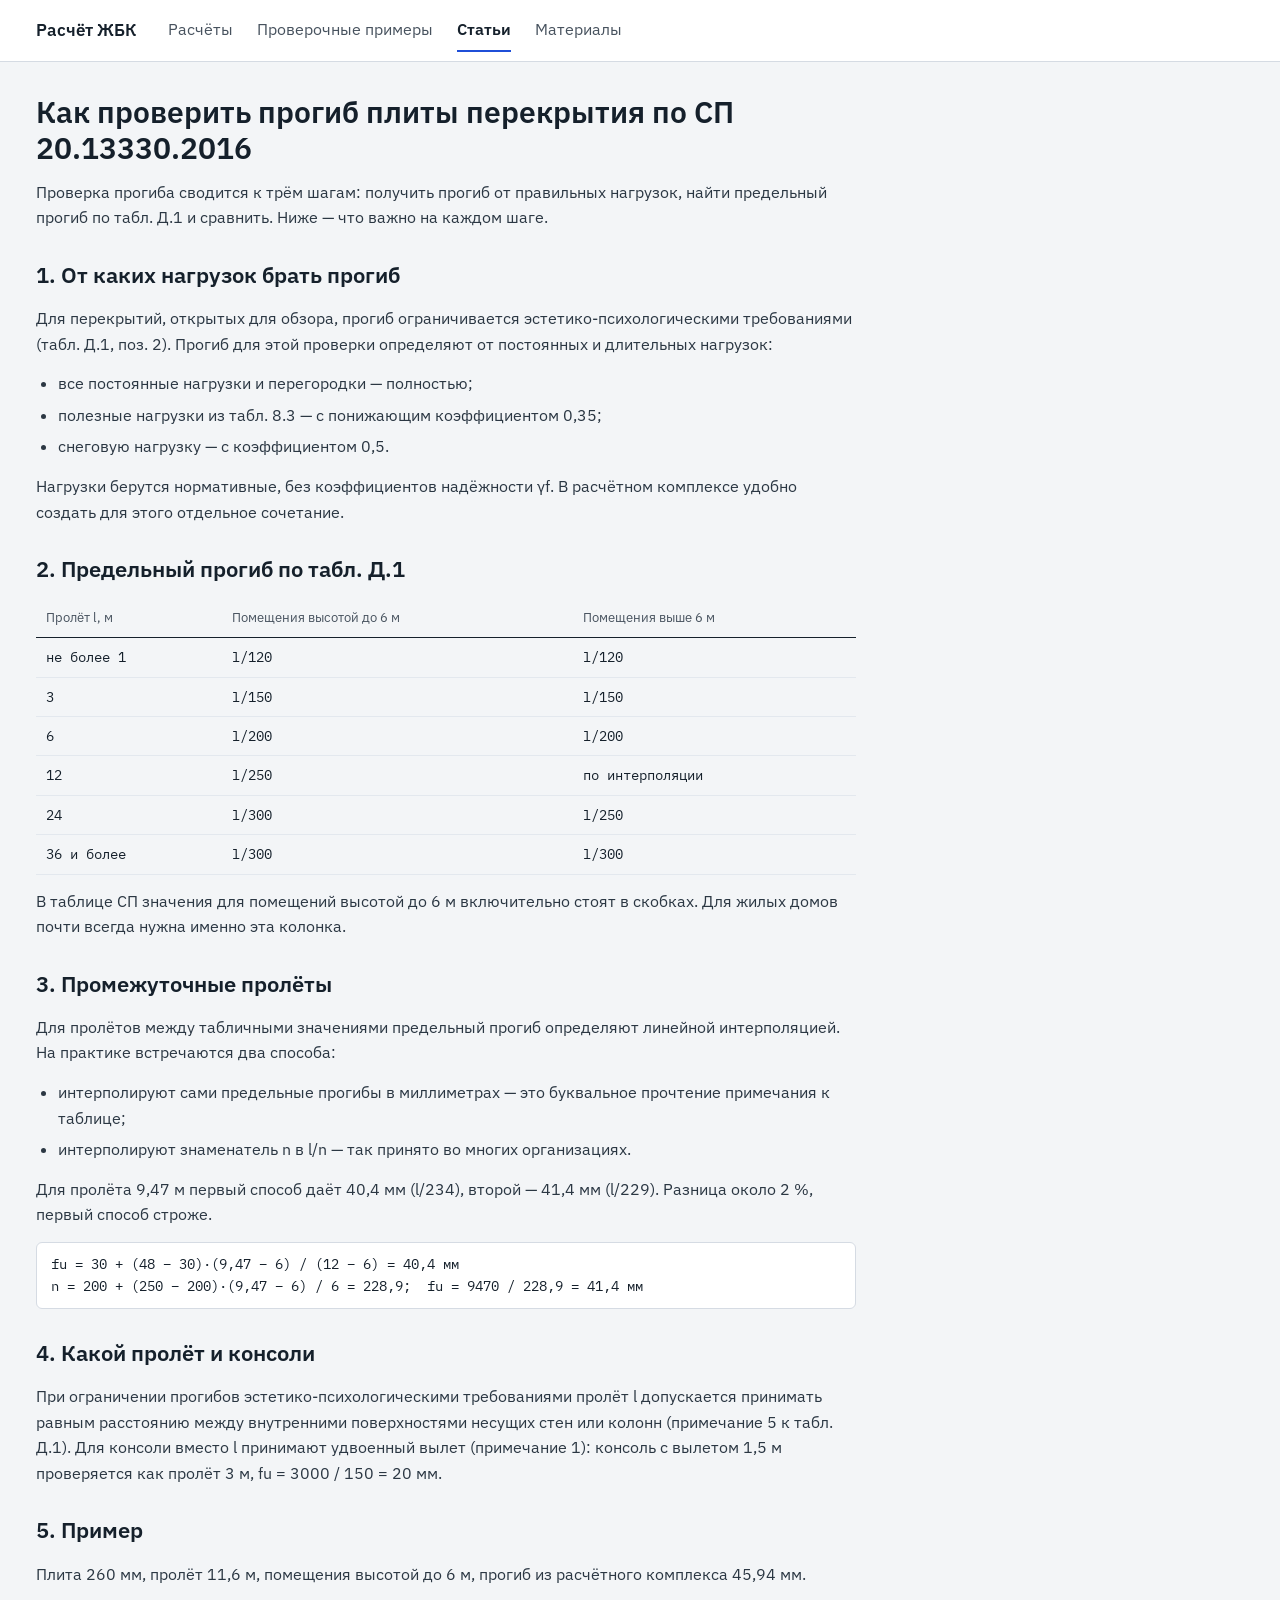
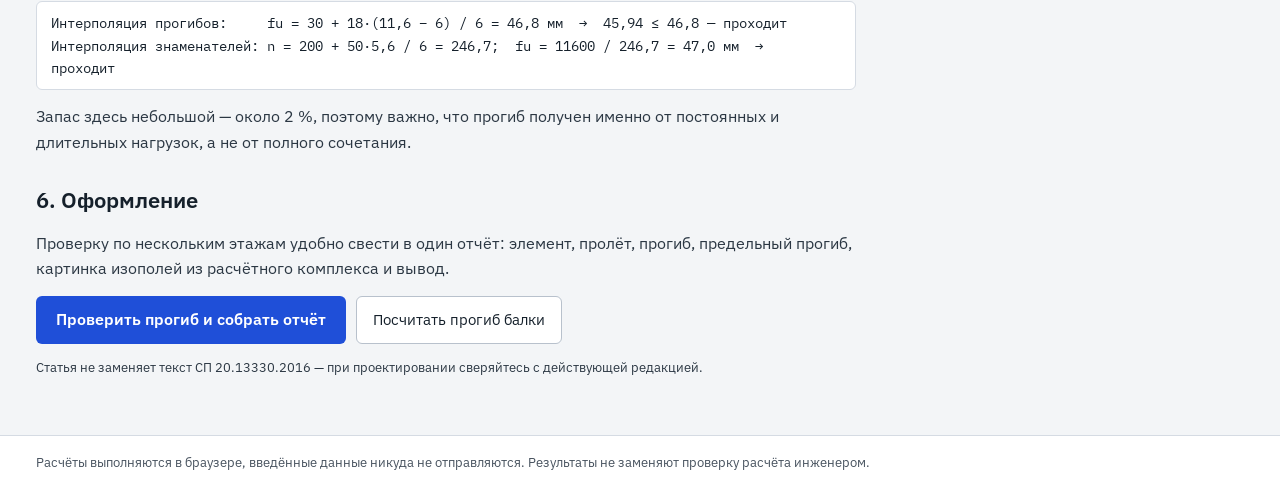
<file: statya-progib-plity.html>
<!doctype html>
<html lang="ru">
<head>
<meta charset="utf-8">
<meta name="viewport" content="width=device-width, initial-scale=1">
<title>Как проверить прогиб плиты перекрытия по СП 20.13330.2016</title>
<meta name="description" content="Проверка прогиба плиты перекрытия: нагрузки для прогиба, предельный прогиб по табл. Д.1 СП 20.13330.2016, интерполяция, консоли, пример расчёта.">
<link rel="preconnect" href="https://fonts.googleapis.com">
<link rel="stylesheet" href="https://fonts.googleapis.com/css2?family=IBM+Plex+Sans:wght@400;500;600&family=IBM+Plex+Mono:wght@400;500&display=swap">
<link rel="stylesheet" href="style.css?v=9">
</head>
<body data-page="article">

<header class="top">
  <div class="top-in">
    <a class="brand" href="index.html">Расчёт ЖБК</a>
    <nav class="nav" aria-label="Разделы">
      <a href="index.html">Расчёты</a>
      <a href="primery.html">Проверочные примеры</a>
      <a href="stati.html" class="on" aria-current="page">Статьи</a>
      <a href="materialy.html">Материалы</a>
    </nav>
  </div>
</header>

<main>
  <article class="prose">
    <h1>Как проверить прогиб плиты перекрытия по СП 20.13330.2016</h1>
    <p>Проверка прогиба сводится к трём шагам: получить прогиб от правильных нагрузок, найти предельный прогиб по табл. Д.1 и сравнить. Ниже — что важно на каждом шаге.</p>

    <h2>1. От каких нагрузок брать прогиб</h2>
    <p>Для перекрытий, открытых для обзора, прогиб ограничивается эстетико-психологическими требованиями (табл. Д.1, поз. 2). Прогиб для этой проверки определяют от постоянных и длительных нагрузок:</p>
    <ul>
      <li>все постоянные нагрузки и перегородки — полностью;</li>
      <li>полезные нагрузки из табл. 8.3 — с понижающим коэффициентом 0,35;</li>
      <li>снеговую нагрузку — с коэффициентом 0,5.</li>
    </ul>
    <p>Нагрузки берутся нормативные, без коэффициентов надёжности γf. В расчётном комплексе удобно создать для этого отдельное сочетание.</p>

    <h2>2. Предельный прогиб по табл. Д.1</h2>
    <div class="scroll"><table class="cmp"><thead><tr><th>Пролёт l, м</th><th>Помещения высотой до 6 м</th><th>Помещения выше 6 м</th></tr></thead><tbody>
      <tr><td>не более 1</td><td>l/120</td><td>l/120</td></tr><tr><td>3</td><td>l/150</td><td>l/150</td></tr>
      <tr><td>6</td><td>l/200</td><td>l/200</td></tr><tr><td>12</td><td>l/250</td><td>по интерполяции</td></tr>
      <tr><td>24</td><td>l/300</td><td>l/250</td></tr><tr><td>36 и более</td><td>l/300</td><td>l/300</td></tr>
    </tbody></table></div>
    <p>В таблице СП значения для помещений высотой до 6 м включительно стоят в скобках. Для жилых домов почти всегда нужна именно эта колонка.</p>

    <h2>3. Промежуточные пролёты</h2>
    <p>Для пролётов между табличными значениями предельный прогиб определяют линейной интерполяцией. На практике встречаются два способа:</p>
    <ul>
      <li>интерполируют сами предельные прогибы в миллиметрах — это буквальное прочтение примечания к таблице;</li>
      <li>интерполируют знаменатель n в l/n — так принято во многих организациях.</li>
    </ul>
    <p>Для пролёта 9,47 м первый способ даёт 40,4 мм (l/234), второй — 41,4 мм (l/229). Разница около 2 %, первый способ строже.</p>
    <div class="formula">fu = 30 + (48 − 30)·(9,47 − 6) / (12 − 6) = 40,4 мм
n = 200 + (250 − 200)·(9,47 − 6) / 6 = 228,9;  fu = 9470 / 228,9 = 41,4 мм</div>

    <h2>4. Какой пролёт и консоли</h2>
    <p>При ограничении прогибов эстетико-психологическими требованиями пролёт l допускается принимать равным расстоянию между внутренними поверхностями несущих стен или колонн (примечание 5 к табл. Д.1). Для консоли вместо l принимают удвоенный вылет (примечание 1): консоль с вылетом 1,5 м проверяется как пролёт 3 м, fu = 3000 / 150 = 20 мм.</p>

    <h2>5. Пример</h2>
    <p>Плита 260 мм, пролёт 11,6 м, помещения высотой до 6 м, прогиб из расчётного комплекса 45,94 мм.</p>
    <div class="formula">Интерполяция прогибов:     fu = 30 + 18·(11,6 − 6) / 6 = 46,8 мм  →  45,94 ≤ 46,8 — проходит
Интерполяция знаменателей: n = 200 + 50·5,6 / 6 = 246,7;  fu = 11600 / 246,7 = 47,0 мм  →  проходит</div>
    <p>Запас здесь небольшой — около 2 %, поэтому важно, что прогиб получен именно от постоянных и длительных нагрузок, а не от полного сочетания.</p>

    <h2>6. Оформление</h2>
    <p>Проверку по нескольким этажам удобно свести в один отчёт: элемент, пролёт, прогиб, предельный прогиб, картинка изополей из расчётного комплекса и вывод.</p>
    <div class="actions"><a class="btn" href="proverka-progiba.html">Проверить прогиб и собрать отчёт</a><a class="btn-sec" href="progib-balki.html">Посчитать прогиб балки</a></div>
    <p class="hint">Статья не заменяет текст СП 20.13330.2016 — при проектировании сверяйтесь с действующей редакцией.</p>
  </article>
</main>

<footer class="foot"><div class="foot-in">Расчёты выполняются в браузере, введённые данные никуда не отправляются. Результаты не заменяют проверку расчёта инженером.</div></footer>
<script src="docx.js?v=9"></script>
<script src="pdf.js?v=9"></script>
<script src="app.js?v=9"></script>
</body>
</html>
</file>
<file: style.css>
:root {
  --ground: #F3F5F7;
  --card: #FFFFFF;
  --ink: #15202B;
  --ink-2: #2B3743;
  --muted: #47525E;
  --line: #D5DBE3;
  --line-soft: #E3E8EE;
  --field: #B8C1CC;
  --accent: #1F4FD8;
  --rebar: #C2410C;
  --ok: #0B6B3A;
  --bad: #B42318;
  --bad-bg: #FDF1EF;
  --bad-ink: #8A1C12;
  --row-on: #E6ECF5;
  --sans: 'IBM Plex Sans', system-ui, -apple-system, 'Segoe UI', sans-serif;
  --mono: 'IBM Plex Mono', ui-monospace, 'Cascadia Mono', Consolas, monospace;
}
* { box-sizing: border-box; }
body { margin: 0; background: var(--ground); color: var(--ink); font-family: var(--sans); font-size: 16px; line-height: 1.45; }
a { color: var(--ink); }
a:hover { color: var(--accent); }
h1, h2, h3, p { margin: 0; }
[hidden] { display: none !important; }

/* Шапка */
.top { background: var(--card); border-bottom: 1px solid var(--line); }
.top-in { max-width: 1240px; margin: 0 auto; padding: 0 16px; display: flex; flex-wrap: wrap; align-items: center; gap: 4px 32px; }
.brand { font-weight: 600; font-size: 17px; padding: 18px 0; text-decoration: none; color: var(--ink); }
.nav { display: flex; flex-wrap: wrap; gap: 0 24px; }
.nav a { display: flex; align-items: center; min-height: 44px; padding: 8px 0; text-decoration: none; color: var(--muted); border-bottom: 2px solid transparent; }
.nav a.on { color: var(--ink); font-weight: 600; border-bottom-color: var(--accent); }

/* Каркас страницы */
main { max-width: 1240px; margin: 0 auto; padding: 32px 16px 40px; display: flex; flex-direction: column; gap: 24px; }
.head { display: flex; flex-direction: column; gap: 6px; }
h1 { font-size: 30px; line-height: 1.2; font-weight: 600; }
.sub { color: var(--muted); max-width: 820px; }
.layout, .row { display: flex; flex-wrap: wrap; gap: 20px; align-items: flex-start; }
.col { flex: 2.3 1 340px; min-width: 0; display: flex; flex-direction: column; gap: 20px; }
.card { background: var(--card); border: 1px solid var(--line); border-radius: 10px; padding: 20px; min-width: 0; display: flex; flex-direction: column; gap: 18px; }
.card h2 { font-size: 18px; font-weight: 600; }
.card h3 { font-size: 17px; font-weight: 600; }
.form { flex: 1 1 300px; gap: 16px; }
.f1 { flex: 1 1 300px; }
.f13 { flex: 1.3 1 320px; }
.f15 { flex: 1.5 1 320px; }
.stack { display: flex; flex-direction: column; gap: 16px; }

/* Форма */
.grp { font-size: 14px; font-weight: 600; color: var(--ink-2); }
.grp.sep { padding-top: 14px; border-top: 1px solid var(--line-soft); }
.two { display: grid; grid-template-columns: repeat(2, minmax(0, 1fr)); gap: 16px; }
.fld { display: flex; flex-direction: column; gap: 6px; }
.fld label { font-size: 13px; color: var(--muted); }
.fld input, .fld select { height: 44px; width: 100%; border: 1px solid var(--field); border-radius: 6px; padding: 0 12px; font-size: 16px; color: var(--ink); background: #FFFFFF; }
.fld input { font-family: var(--mono); }
.fld select { font-family: var(--sans); padding: 0 10px; }
.fld input:focus-visible, .fld select:focus-visible, button:focus-visible, a:focus-visible { outline: 2px solid var(--accent); outline-offset: 2px; }
.fld input.bad { border-color: var(--bad); background: var(--bad-bg); }
.hint, .cap { font-size: 13px; color: var(--muted); }
.used { display: flex; flex-direction: column; gap: 8px; padding-top: 14px; border-top: 1px solid var(--line-soft); }

/* Результаты */
.mono { font-family: var(--mono); }
.kv2 { display: grid; grid-template-columns: repeat(2, minmax(0, 1fr)); gap: 10px 16px; font-family: var(--mono); font-size: 14px; }
.kv2 span, .rows .k { color: var(--muted); }
.box { display: flex; flex-direction: column; gap: 10px; padding: 14px 16px; background: var(--ground); border-radius: 8px; font-size: 14px; }
.rows { font-family: var(--mono); }
.rows > div { display: flex; flex-wrap: wrap; justify-content: space-between; gap: 2px 12px; }
.big-row { display: flex; flex-wrap: wrap; gap: 16px 32px; }
.big { display: flex; flex-direction: column; gap: 4px; }
.big .val { font-family: var(--mono); font-size: 26px; font-weight: 500; line-height: 1.2; }
.big .val small { font-size: 15px; color: var(--muted); font-weight: 400; }
.alert { padding: 16px; border: 1px solid var(--bad); border-radius: 8px; color: var(--bad-ink); background: var(--bad-bg); }
.wait { color: var(--muted); padding: 16px 0; }
.variants { display: flex; flex-wrap: wrap; gap: 8px; }
.variants button { min-height: 44px; padding: 6px 14px; border-radius: 6px; border: 1px solid var(--field); background: #FFFFFF; color: var(--ink); font-family: var(--mono); font-size: 15px; cursor: pointer; display: flex; flex-direction: column; align-items: flex-start; line-height: 1.25; }
.variants button b { font-weight: 500; }
.variants button small { font-size: 12px; }
.variants button[aria-pressed="true"] { background: var(--accent); border-color: var(--accent); color: #FFFFFF; }
.check { display: flex; align-items: flex-start; gap: 10px; font-size: 14px; }
.check svg { flex: 0 0 auto; margin-top: 2px; }
.check b { font-weight: 500; }
.check .d { font-family: var(--mono); font-size: 13px; color: var(--muted); }
.btn { display: inline-flex; align-items: center; justify-content: center; min-height: 48px; padding: 0 20px; border-radius: 6px; background: var(--accent); color: #FFFFFF; font-size: 16px; font-weight: 600; text-decoration: none; text-align: center; }
.btn:hover { color: #FFFFFF; background: #173FB0; }
.card.next { flex-direction: row; flex-wrap: wrap; align-items: center; gap: 12px 24px; }
.next > div { flex: 1 1 240px; }

/* Чертёж сечения */
.sect-wrap { display: flex; justify-content: center; }
.sect-wrap svg { max-width: 100%; height: auto; font-family: var(--mono); font-size: 12px; }
.legend { display: flex; align-items: center; gap: 10px; padding-top: 16px; border-top: 1px solid var(--line-soft); font-size: 14px; }
.dot { width: 12px; height: 12px; border-radius: 50%; background: var(--rebar); flex: 0 0 auto; }

/* Схема и эпюры */
.diag { display: flex; flex-direction: column; gap: 20px; padding: 0 10px; }
.diag-h { display: flex; flex-wrap: wrap; justify-content: space-between; gap: 4px 16px; font-size: 14px; }
.diag-h b { font-weight: 600; }
.diag-b { display: flex; flex-direction: column; gap: 8px; }
.diag svg { display: block; width: 100%; }
.scheme { display: flex; flex-direction: column; font-family: var(--mono); font-size: 13px; color: var(--ink-2); }
.scheme .load-q { height: 22px; border-top: 2px solid var(--ink); border-right: 1px solid var(--ink); background: repeating-linear-gradient(90deg, #15202B 0px, #15202B 1px, transparent 1px, transparent 18px); }
.scheme .load-p { display: flex; flex-direction: column; align-items: center; }
.scheme .load-p i { display: block; width: 2px; height: 16px; background: var(--ink); }
.scheme .load-p u { display: block; width: 12px; height: 8px; background: var(--ink); clip-path: polygon(0% 0%, 100% 0%, 50% 100%); }
.scheme .beam { height: 5px; background: var(--ink); }
.scheme .sup { display: flex; justify-content: space-between; margin: 0 -8px; }
.scheme .sup i { display: block; width: 16px; height: 12px; background: var(--ink); clip-path: polygon(50% 0%, 100% 100%, 0% 100%); }
.scheme .t { text-align: center; padding: 2px 0 6px; }

/* Таблицы */
.scroll { overflow-x: auto; }
table { border-collapse: collapse; width: 100%; font-family: var(--mono); font-size: 14px; }
th { font-family: var(--sans); font-size: 13px; font-weight: 400; color: var(--muted); text-align: left; padding: 8px 10px; border-bottom: 1px solid var(--ink); white-space: nowrap; }
td { padding: 8px 10px; border-bottom: 1px solid var(--line-soft); white-space: nowrap; }
tr.on td { background: var(--row-on); font-weight: 600; }
.notes { font-size: 13px; color: var(--muted); max-width: 900px; display: flex; flex-direction: column; gap: 6px; }

/* Каталог */
.catalog { display: grid; grid-template-columns: repeat(auto-fill, minmax(280px, 1fr)); gap: 20px; }
.tile { background: var(--card); border: 1px solid var(--line); border-radius: 10px; padding: 20px; display: flex; flex-direction: column; gap: 12px; text-decoration: none; color: var(--ink); }
.tile:hover { border-color: var(--accent); color: var(--ink); }
.tile h3 { font-size: 19px; font-weight: 600; }
.tile p { color: var(--ink-2); font-size: 15px; }
.tile .meta { margin-top: auto; display: flex; flex-wrap: wrap; justify-content: space-between; gap: 6px 12px; padding-top: 12px; border-top: 1px solid var(--line-soft); font-size: 13px; color: var(--muted); }
.tag { font-weight: 600; color: var(--ok); }
.sect-title { font-size: 14px; font-weight: 600; color: var(--muted); text-transform: uppercase; letter-spacing: 0.04em; }

/* Вердикт проверки */
.verdict { display: flex; align-items: center; gap: 14px; padding: 16px 18px; border-radius: 8px; border: 1px solid var(--ok); background: #EEF7F1; }
.verdict.no { border-color: var(--bad); background: var(--bad-bg); }
.verdict svg { width: 32px; height: 32px; flex: 0 0 auto; }
.verdict .v { font-size: 26px; font-weight: 600; line-height: 1.2; }
.verdict.yes .v { color: var(--ok); }
.verdict.no .v { color: var(--bad-ink); }

/* Отчёт по прогибам */
.rep-wrap { display: flex; flex-direction: column; gap: 16px; padding-top: 8px; }
.h2-big { font-size: 24px; font-weight: 600; }
.actions { display: flex; flex-wrap: wrap; gap: 10px; }
.btn-sec { display: inline-flex; align-items: center; justify-content: center; min-height: 44px; padding: 0 16px; border-radius: 6px; border: 1px solid var(--field); background: #FFFFFF; color: var(--ink); font-size: 15px; font-family: var(--sans); cursor: pointer; }
.btn-sec:hover { border-color: var(--accent); color: var(--accent); }
button.btn { border: 0; cursor: pointer; font-family: var(--sans); }
.rep-item { display: flex; flex-direction: column; gap: 14px; padding: 16px; border: 1px solid var(--line); border-radius: 8px; background: var(--ground); }
.rep-item:focus-within { border-color: var(--accent); }
.rep-item-h { display: flex; justify-content: space-between; align-items: center; gap: 12px; }
.rep-item .fld input, .rep-item .fld select { background: #FFFFFF; }
.rep-item input[type="file"] { height: auto; padding: 10px; font-family: var(--sans); font-size: 14px; }
.chk { display: flex; align-items: center; gap: 10px; font-size: 14px; min-height: 32px; }
.chk input { width: 18px; height: 18px; }
.thumbs { display: grid; grid-template-columns: repeat(auto-fill, minmax(140px, 1fr)); gap: 10px; }
.thumbs:empty { display: none; }
.thumb { display: flex; flex-direction: column; gap: 6px; background: #FFFFFF; border: 1px solid var(--line); border-radius: 6px; padding: 6px; }
.thumb img { width: 100%; height: 90px; object-fit: contain; background: #F3F5F7; }
.thumb .btn-sec { min-height: 36px; font-size: 13px; }
.rep-res { font-size: 14px; }
.ok-t { color: var(--ok); font-weight: 500; }
.bad-t { color: var(--bad); font-weight: 500; }

/* Лист отчёта: предпросмотр и печать */
.paper { background: #FFFFFF; border: 1px solid var(--line); border-radius: 4px; padding: 28px 32px; font-family: 'Times New Roman', Times, serif; font-size: 15px; line-height: 1.45; color: #000000; display: flex; flex-direction: column; gap: 8px; }
.paper h1 { font-size: 21px; text-align: center; margin: 0 0 10px; }
.paper h2 { font-size: 18px; margin: 14px 0 2px; }
.paper h3.grp { font-size: 17px; margin: 10px 0 0; }
.paper h4 { font-size: 15px; font-style: italic; margin: 6px 0 0; }
.paper p { margin: 0; text-align: justify; }
.paper p.res { font-weight: 700; text-align: left; }
.paper p.res.yes { color: #0B6B3A; }
.paper p.res.no, .paper p.warn { color: #B42318; }
.paper figure { margin: 6px 0 0; text-align: center; }
.paper figure img { max-width: 100%; max-height: 520px; }
.paper p.fcap { text-align: center; font-size: 14px; margin-bottom: 6px; }
.paper table { font-family: 'Times New Roman', Times, serif; font-size: 13px; }
.paper th { font-family: 'Times New Roman', Times, serif; font-size: 13px; color: #000000; font-weight: 700; border: 1px solid #000000; background: #E6ECF5; white-space: normal; }
.paper td { border: 1px solid #000000; white-space: normal; }

@media print {
  @page { size: A4; margin: 20mm 15mm 20mm 30mm; }
  body { background: #FFFFFF; }
  body * { visibility: hidden; }
  #rep-preview, #rep-preview * { visibility: visible; }
  #rep-preview { position: absolute; left: 0; top: 0; width: 100%; border: 0; padding: 0; }
  .paper .scroll { overflow: visible; }
  .paper figure, .paper tr { break-inside: avoid; }
  .paper h2, .paper h3, .paper h4 { break-after: avoid; }
}

/* Подвал */
.foot { border-top: 1px solid var(--line); background: var(--card); margin-top: 16px; }
.foot-in { max-width: 1240px; margin: 0 auto; padding: 18px 16px; font-size: 13px; color: var(--muted); }

/* Сбор нагрузок */
.wide-form { flex: 1.4 1 380px; }
.layer { display: grid; grid-template-columns: repeat(3, minmax(0, 1fr)); gap: 10px 12px; padding: 14px; border: 1px solid var(--line); border-radius: 8px; background: var(--ground); align-items: end; }
.layer .wide { grid-column: span 3; }
.layer .fld:nth-child(5) { grid-column: span 2; }
.layer .fld input, .layer .fld select { background: #FFFFFF; }
.layer .fld label { min-height: 2.6em; display: flex; align-items: flex-end; }
.layer .wide label { min-height: 0; }

/* Ввод из Excel */
textarea { width: 100%; min-height: 110px; border: 1px solid var(--field); border-radius: 6px; padding: 10px 12px; font-family: var(--mono); font-size: 14px; color: var(--ink); background: #FFFFFF; resize: vertical; }
textarea:focus-visible { outline: 2px solid var(--accent); outline-offset: 2px; }
details.paste { border: 1px solid var(--line); border-radius: 8px; padding: 10px 14px; background: var(--ground); }
details.paste summary { cursor: pointer; font-weight: 500; min-height: 32px; display: flex; align-items: center; }
a.btn-sec { text-decoration: none; }

/* Лист отчёта: дополнения */
.paper p.meta { text-align: left; }
.paper p.c { text-align: center; }
.paper table.kv td:first-child { width: 60%; }
.paper table.kv td { vertical-align: top; }

/* Статьи и примеры */
.prose { max-width: 820px; display: flex; flex-direction: column; gap: 14px; font-size: 16px; line-height: 1.6; }
.prose h2 { font-size: 22px; font-weight: 600; margin-top: 12px; }
.prose h3 { font-size: 18px; font-weight: 600; margin-top: 6px; }
.prose p, .prose li { color: var(--ink-2); }
.prose ul, .prose ol { margin: 0; padding-left: 22px; display: flex; flex-direction: column; gap: 6px; }
.formula { font-family: var(--mono); font-size: 14px; background: var(--card); border: 1px solid var(--line); border-radius: 6px; padding: 10px 14px; overflow-x: auto; white-space: pre-wrap; color: var(--ink); }
.cmp { border-collapse: collapse; width: 100%; font-size: 14px; }
.cmp th, .cmp td { white-space: normal; }
.ex { background: var(--card); border: 1px solid var(--line); border-radius: 10px; padding: 20px; display: flex; flex-direction: column; gap: 12px; }
.ex .actions { margin-top: 4px; }
.toc { display: flex; flex-wrap: wrap; gap: 8px 18px; font-size: 15px; }
@media print { .foot { display: none; } }
.fld input[type="text"] { font-family: var(--sans); }
</file>
